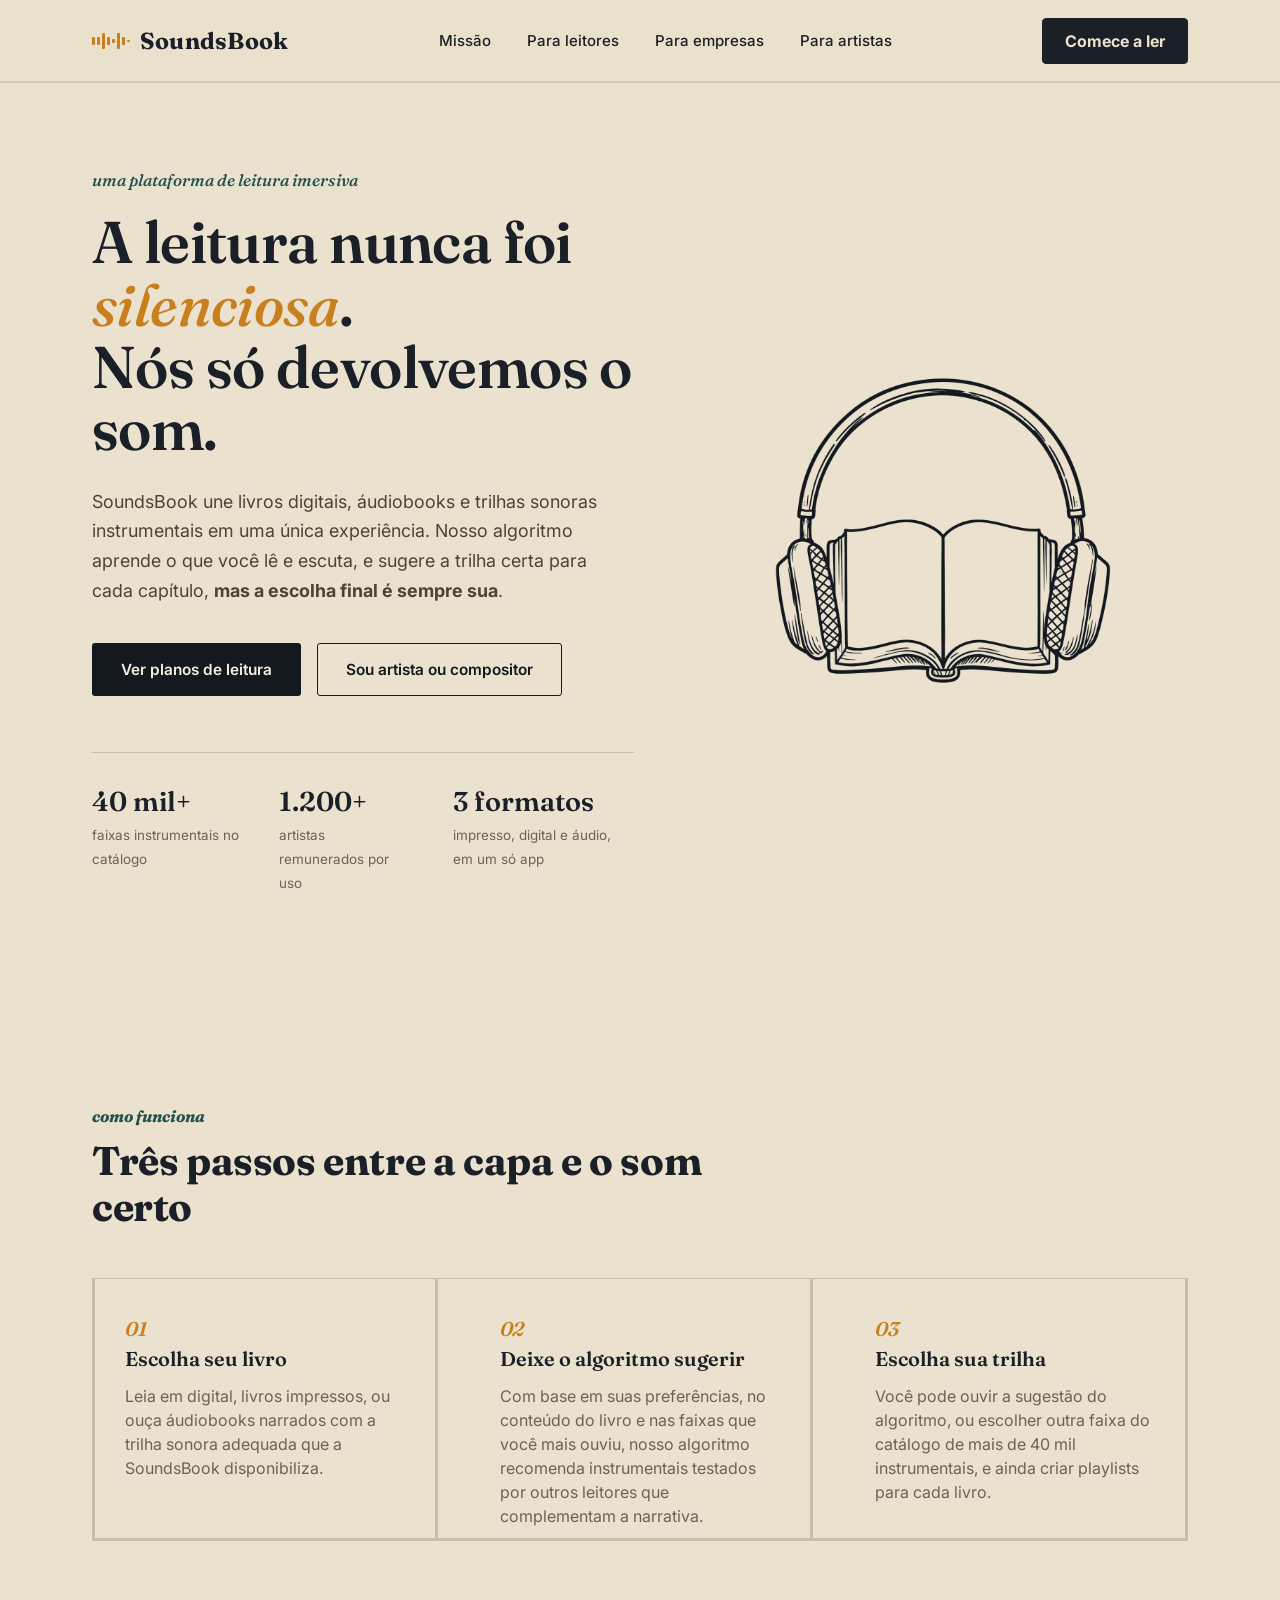
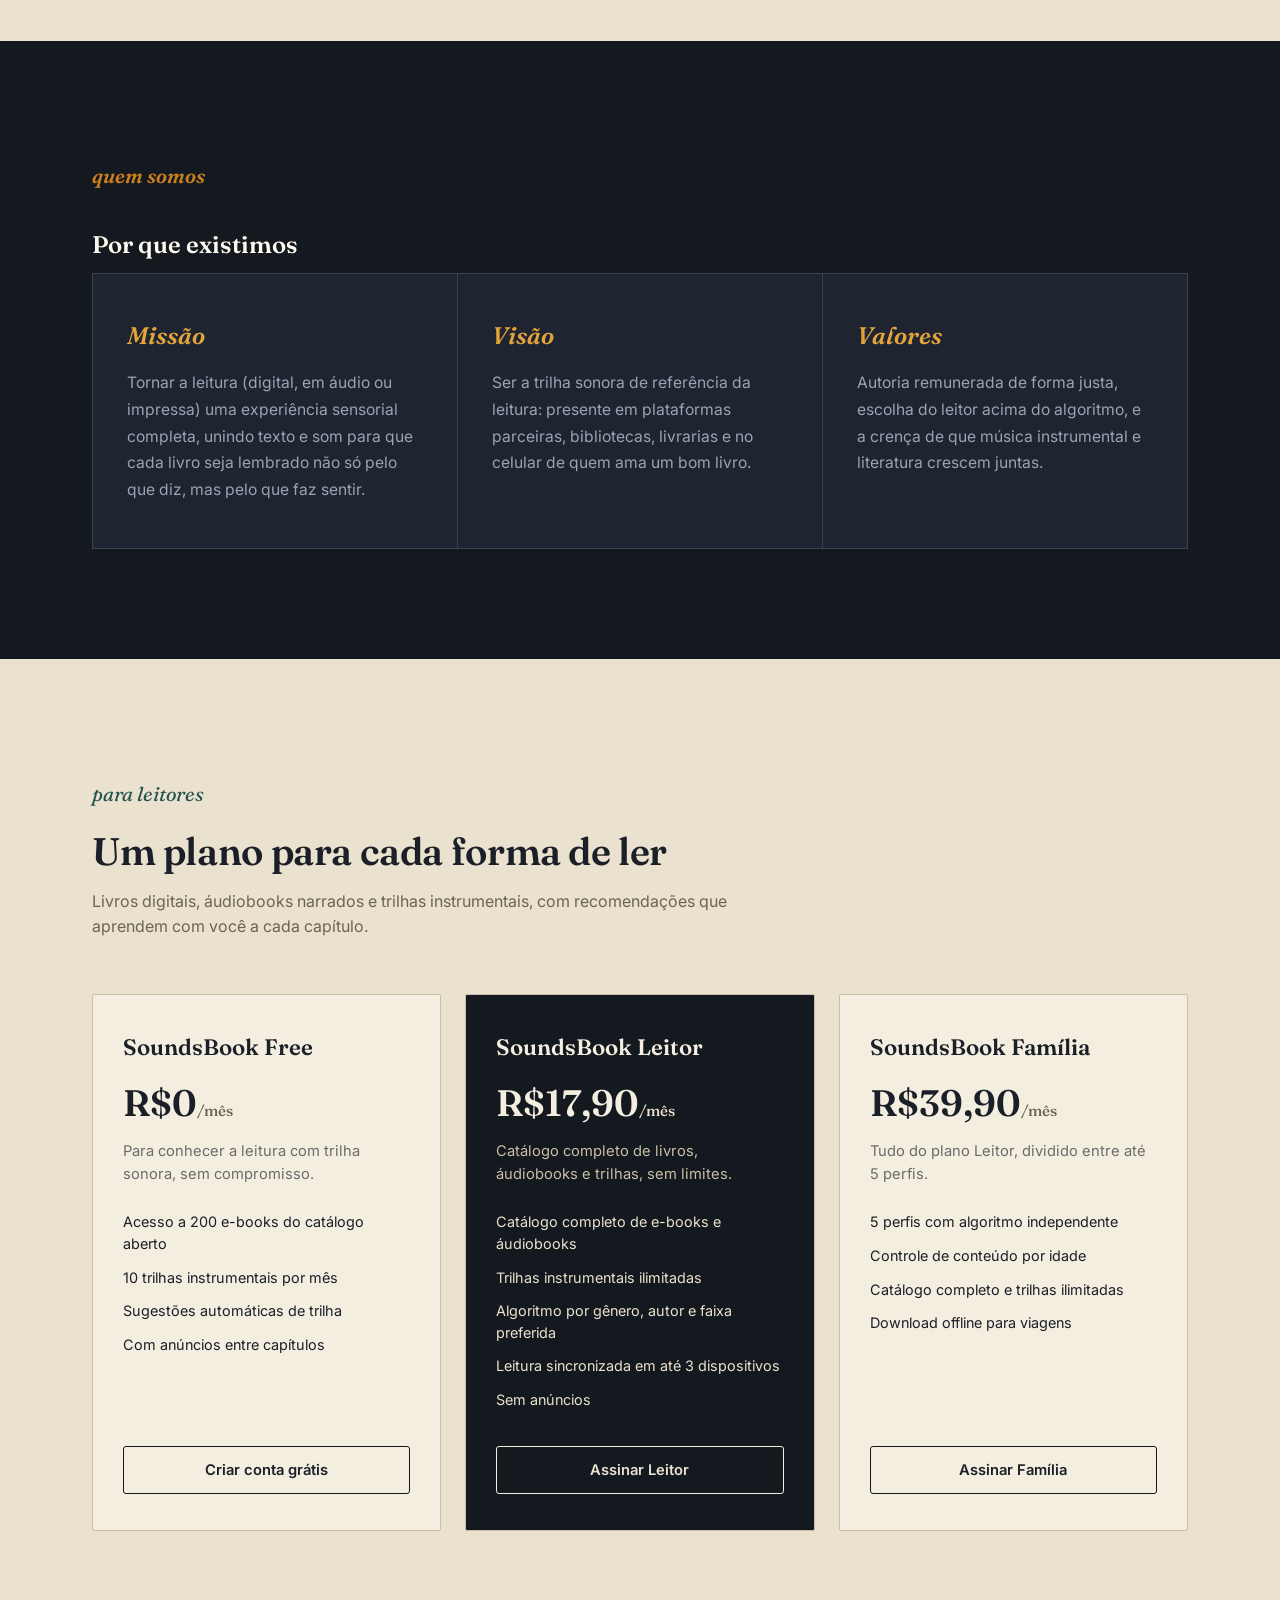
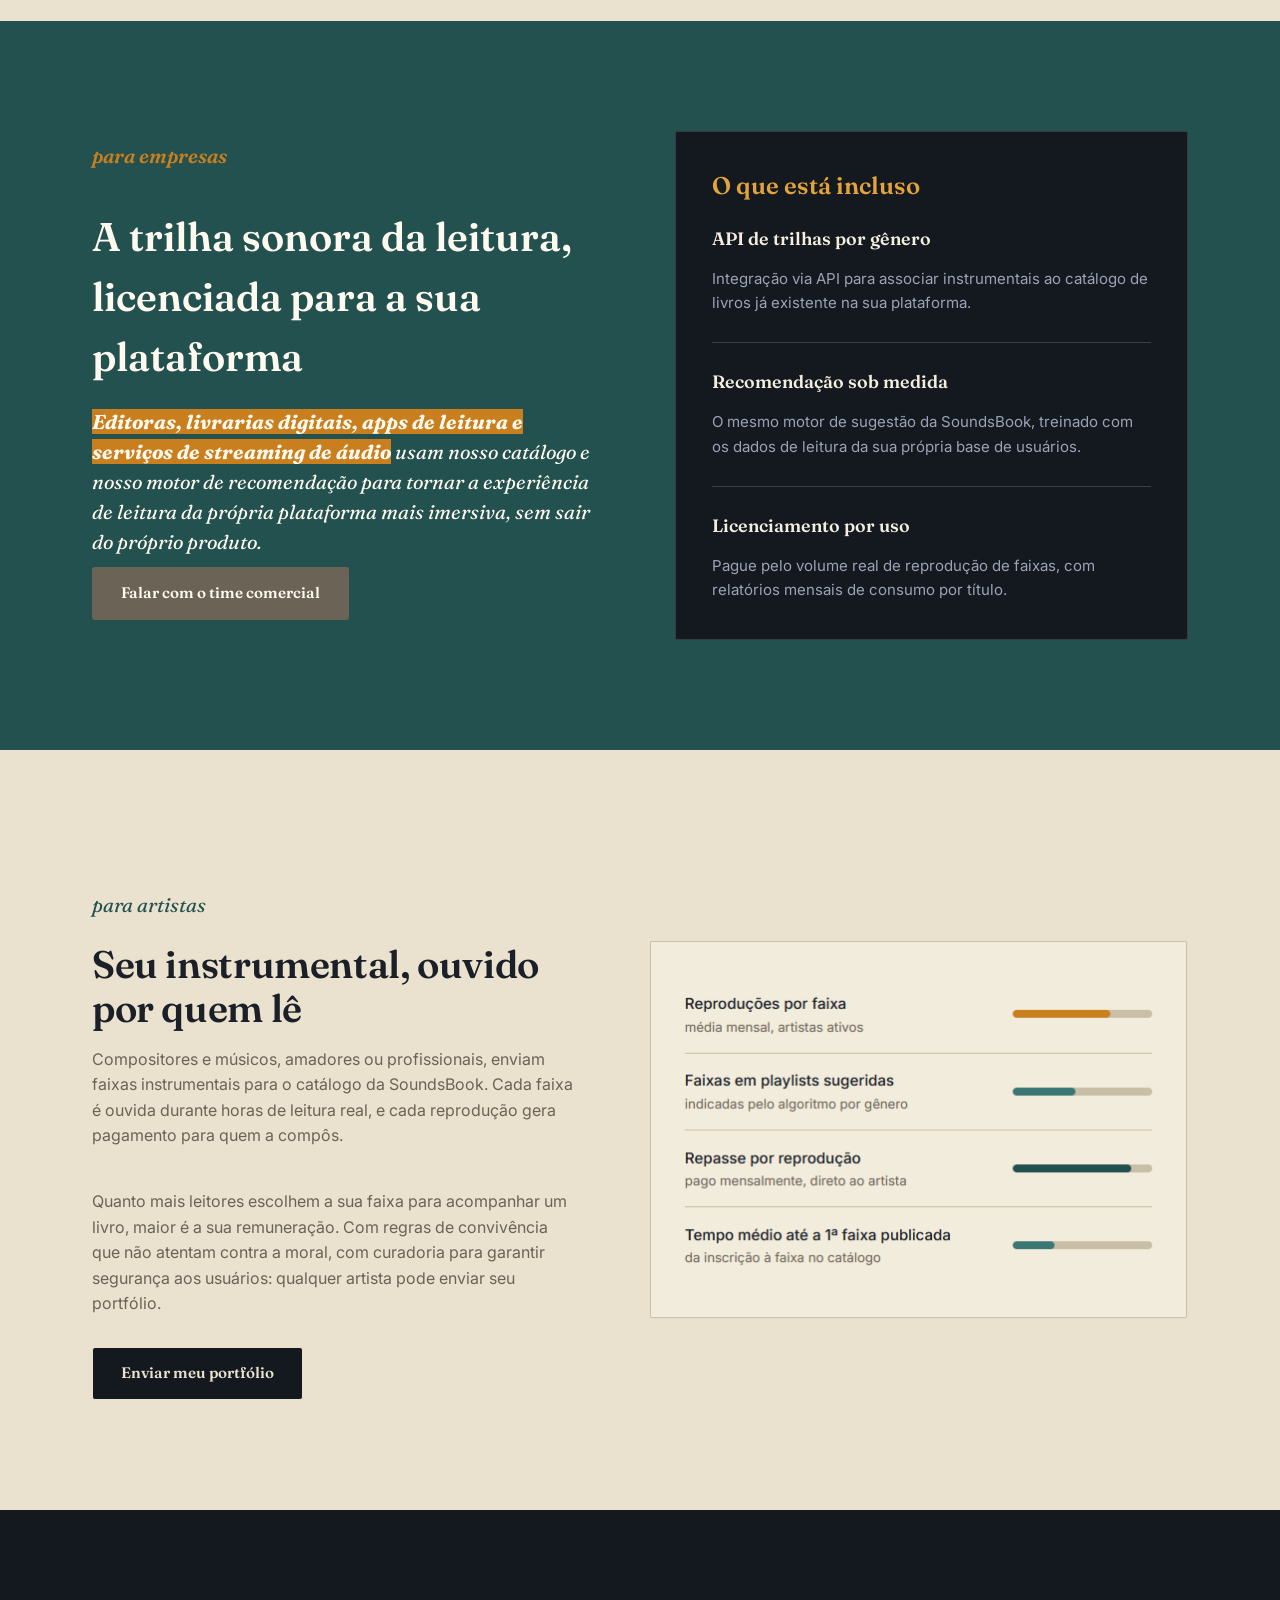
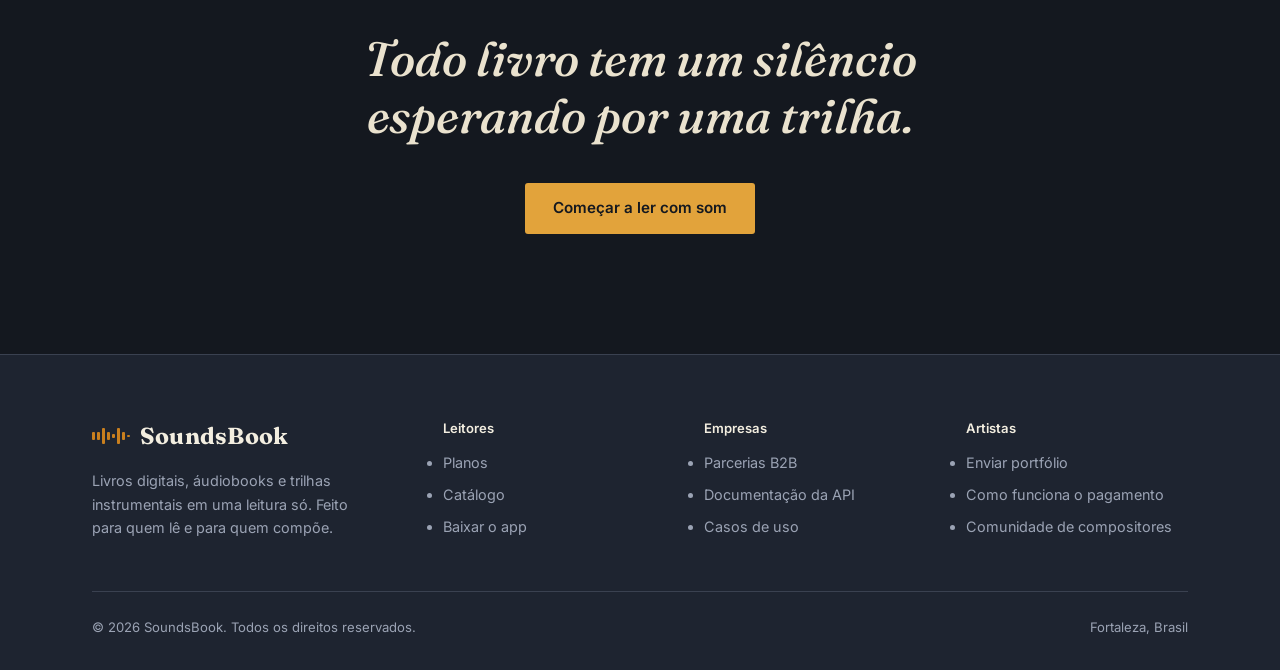
<file: index.html>
<!DOCTYPE html>
<html lang="pt-BR">
<head>
    <meta charset="UTF-8">
    <meta name="viewport" content="width=device-width, initial-scale=1.0">
    <title>SoundsBook - leitura com trilha sonora</title>
    <link rel="stylesheet" href="style.css">
    <link rel="preconnect" href="https://fonts.googleapis.com">
    <link rel="preconnect" href="https://fonts.gstatic.com" crossorigin>
    <link href="https://fonts.googleapis.com/css2?family=Fraunces:ital,opsz,wght@0,9..144,400;0,9..144,600;0,9..144,700;1,9..144,500;1,9..144,600&family=Inter:wght@400;500;600;700&display=swap" rel="stylesheet">
</head>
<body>
    <header>
        <nav>
            <a href="#inicio" class="logo">
                <span aria-hidden="true" class="logo_icone">
                    <span style="height: 8px; color: #E2A33B;"></span><span style="height: 8px; color: #E2A33B;"></span><span style="height: 16px; color: #23514F;"></span><span style="height: 8px; color: #E2A33B;"></span><span style="height: 4px; color: #C97F1E;"></span><span style="height: 16px; color: #E2A33B;"></span><span style="height: 8px; color: #E2A33B;"></span><span style="height: 2px; color: #23514F;"></span>
                </span>
                SoundsBook
            </a>
            <div class="menu">
                <a href="#missao">Missão</a>
                <a href="#planos">Para leitores</a>
                <a href="#empresas">Para empresas</a>
                <a href="#artistas">Para artistas</a>    
            </div>
            <a href="https://ariel1315.github.io/SoundsBook/previa.html" class="ler">Comece a ler</a>
        </nav>
    </header>

    <script async src="https://www.googletagmanager.com/gtm.js?id=GTM-5FBL8KGS"></script>
<script>
  window.dataLayer = window.dataLayer || [];
  function gtag(){dataLayer.push(arguments);}
  gtag('js', new Date());
</script>


    <main id="top">

  <section class="slogan">
    <div class="linha">
      <div>
        <p class="plataforma">uma plataforma de leitura imersiva</p>
        <h1 class="texto1">A leitura nunca foi <em>silenciosa</em>.<br>Nós só devolvemos o som.</h1>
        <p class="desc">SoundsBook une livros digitais, áudiobooks e trilhas sonoras instrumentais em uma única experiência. Nosso algoritmo aprende o que você lê e escuta, e sugere a trilha certa para cada capítulo, <strong>mas a escolha final é sempre sua</strong>.</p>
        <div class="botoes">
          <a href="#planos" class=" btn plano">Ver planos de leitura</a>
          <a href="#artistas" class="btn artista">Sou artista ou compositor</a>
        </div>
        <div class="numeros">
          <div><strong>40 mil+</strong><span>faixas instrumentais no catálogo</span></div>
          <div><strong>1.200+</strong><span>artistas remunerados por uso</span></div>
          <div><strong>3 formatos</strong><span>impresso, digital e áudio, em um só app</span></div>
        </div>
      </div>
      <div class="foto1" aria-hidden="true">
        <img src="foto_front.png" alt="Ilustração de um livro aberto com um fone de ouvido">
      </div>
    </div>
  </section>

  <!-- como funciona -->
  <section class="como">
    <div class="linha">
      <div class="cabecalho">
        <p style="color:#23514F; font-style: italic; font-family: 'Fraunces', serif; font-size: 1.02rem; margin-bottom: 10px; font-weight: bold;">como funciona</p>
        <h2 style="font-family: 'Fraunces', serif; font-size: 2.5rem; letter-spacing: -0.01em; line-height: 1.15;">Três passos entre a capa e o som certo</h2>
      </div>
      <div class="tres">
        <div class="cada_grid">
          <span style="font-family: 'Fraunces', serif; font-size: 1.25rem; font-weight: 600; color: #C97F1E; font-style: italic;">01</span>
          <h3 style="font-family: 'Fraunces', serif; font-size: 1.25rem; font-weight: 600; color: #1B1f27;">Escolha seu livro</h3>
          <p style="color: #6b6355; padding: 10px 0;">Leia em digital, livros impressos, ou ouça áudiobooks narrados com a trilha sonora adequada que a SoundsBook disponibiliza.</p>
        </div>
        <div class="cada_grid">
          <span style="font-family: 'Fraunces', serif; font-size: 1.25rem; font-weight: 600; color: #C97F1E; font-style: italic;">02</span>
          <h3 style="font-family: 'Fraunces', serif; font-size: 1.25rem; font-weight: 600; color: #1B1f27;">Deixe o algoritmo sugerir</h3>
          <p style="color: #6b6355; padding: 10px 0;">Com base em suas preferências, no conteúdo do livro e nas faixas que você mais ouviu, nosso algoritmo recomenda instrumentais testados por outros leitores que complementam a narrativa.</p>
        </div>
        <div class="cada_grid">
          <span style="font-family: 'Fraunces', serif; font-size: 1.25rem; font-weight: 600; color: #C97F1E; font-style: italic;">03</span>
          <h3 style="font-family: 'Fraunces', serif; font-size: 1.25rem; font-weight: 600; color: #1B1f27;">Escolha sua trilha</h3>
          <p style="color: #6b6355; padding: 10px 0;">Você pode ouvir a sugestão do algoritmo, ou escolher outra faixa do catálogo de mais de 40 mil instrumentais, e ainda criar playlists para cada livro.</p>
        </div>
      </div>
    </div>
  </section>

  <!--missão visão valores-->
  <section class="mvv" id="missao">
    <div class="linha">
      <div>
        <p style="font-family: 'Fraunces', serif; font-size: 1.25rem; font-weight: 600; color: #C97F1E; font-style: italic; padding: 10px 0;">quem somos</p>
        <h2 style="font-family: 'Fraunces', serif; font-size: 1.5rem; font-weight: 600; color: #fffaef; margin-top: 16px; padding: 10px 0;">Por que existimos</h2>
      </div>
      <div class="mvv-grid">
        <div class="mvv-card">
          <h3>Missão</h3>
          <p>Tornar a leitura (digital, em áudio ou impressa) uma experiência sensorial completa, unindo texto e som para que cada livro seja lembrado não só pelo que diz, mas pelo que faz sentir.</p>
        </div>
        <div class="mvv-card">
          <h3>Visão</h3>
          <p>Ser a trilha sonora de referência da leitura: presente em plataformas parceiras, bibliotecas, livrarias e no celular de quem ama um bom livro.</p>
        </div>
        <div class="mvv-card">
          <h3>Valores</h3>
          <p>Autoria remunerada de forma justa, escolha do leitor acima do algoritmo, e a crença de que música instrumental e literatura crescem juntas.</p>
        </div>
      </div>
    </div>
  </section>

  <!-- planos -->
  <section class="plans" id="planos">
    
    <div class="linha">
      <div style="max-width: 640px; margin-bottom: 54px;">
        <p style="font-family: 'Fraunces', serif; font-style: italic; color: #23514F; font-size: 1.25rem; padding: 10px 0; margin-bottom: 10px;">para leitores</p>
        <h2 style="font-family: 'Fraunces', serif; font-weight: 600; font-size: clamp(1.9rem, 3vw, 2.6rem); line-height: 1.15; letter-spacing: -0.01em;">Um plano para cada forma de ler</h2>
        <p style="margin-top: 16px; font-size: 1,02rem; line-height: 1.6; color: #6b6355;">Livros digitais, áudiobooks narrados e trilhas instrumentais, com recomendações que aprendem com você a cada capítulo.</p>
      </div>
      
      <div class="plans_grid">
        <div class="plan_card">
          <div class="plan_nome">SoundsBook Free</div>
          <div class="plan_preco">R$0<span>/mês</span></div>
          <p class="plan_descricao">Para conhecer a leitura com trilha sonora, sem compromisso.</p>
          <ul class="plan_lista">
            <li>Acesso a 200 e-books do catálogo aberto</li>
            <li>10 trilhas instrumentais por mês</li>
            <li>Sugestões automáticas de trilha</li>
            <li>Com anúncios entre capítulos</li>
          </ul>
          <a href="https://ariel1315.github.io/SoundsBook/previa.html" class="plan-cta">Criar conta grátis</a>
        </div>
        
        <div class="plan_card_outro">
          <div class="plan_nome">SoundsBook Leitor</div>
          <div class="plan_preco">R$17,90<span>/mês</span></div>
          <p class="plan_descricao">Catálogo completo de livros, áudiobooks e trilhas, sem limites.</p>
          <ul class="plan_lista">
            <li>Catálogo completo de e-books e áudiobooks</li>
            <li>Trilhas instrumentais ilimitadas</li>
            <li>Algoritmo por gênero, autor e faixa preferida</li>
            <li>Leitura sincronizada em até 3 dispositivos</li>
            <li>Sem anúncios</li>
          </ul>
          <a href="https://ariel1315.github.io/SoundsBook/previa.html" class="plan-cta">Assinar Leitor</a>
        </div>

        <div class="plan_card">
          <div class="plan_nome">SoundsBook Família</div>
          <div class="plan_preco">R$39,90<span>/mês</span></div>
          <p class="plan_descricao">Tudo do plano Leitor, dividido entre até 5 perfis.</p>
          <ul class="plan_lista">
            <li>5 perfis com algoritmo independente</li>
            <li>Controle de conteúdo por idade</li>
            <li>Catálogo completo e trilhas ilimitadas</li>
            <li>Download offline para viagens</li>
          </ul>
          <a href="https://ariel1315.github.io/SoundsBook/previa.html" class="plan-cta">Assinar Família</a>
        </div>
      </div>
    </div>
  </section>
  
  <!-- b2b -->
  <section class="b2b" id="empresas">
    <div class="linha">
      <div class="b2b_grid">
        <div>
          <div>
            <p style="font-family: 'Fraunces', serif; font-size: 1.25rem; font-weight: 600; color: #C97F1E; font-style: italic; padding: 10px 0;">para empresas</p>
            <h2 style="font-family: 'Fraunces', serif; font-size: 2.5rem; font-weight: 600; color: #fffaef; margin-top: 16px; padding: 10px 0;">A trilha sonora da leitura, licenciada para a sua plataforma</h2>
            <p style="font-family: 'Fraunces', serif; font-size: 1.25rem; font-weight: normal; color: #fffaef; font-style: italic; padding: 10px 0;"><strong style="background-color: #C97F1E;">Editoras, livrarias digitais, apps de leitura e serviços de streaming de áudio</strong> usam nosso catálogo e nosso motor de recomendação para tornar a experiência de leitura da própria plataforma mais imersiva, sem sair do próprio produto.</p>
          </div>
          <a href="#" class="fala_comigo_bb">Falar com o time comercial</a>
        </div>
        <div class="b2b_painel">
          <h3>O que está incluso</h3>
          <div class="b2b_topicos" style="margin-top:22px;">
            <div class="b2b_topico">
              <div><h4>API de trilhas por gênero</h4><p>Integração via API para associar instrumentais ao catálogo de livros já existente na sua plataforma.</p></div>
            </div>
            <div class="b2b_topico">
              <div><h4>Recomendação sob medida</h4><p>O mesmo motor de sugestão da SoundsBook, treinado com os dados de leitura da sua própria base de usuários.</p></div>
            </div>
            <div class="b2b_topico">
              <div><h4>Licenciamento por uso</h4><p>Pague pelo volume real de reprodução de faixas, com relatórios mensais de consumo por título.</p></div>
            </div>
          </div>
        </div>
      </div>
    </div>
  </section>

  <!-- artistas -->
  <section class="artists" id="artistas">
    <div class="linha">
      <div class="art_grid">
        <div class="art_copia">
          <div class="section-head" style="margin-bottom:0;">
            <p style="font-family: 'Fraunces', serif; font-style: italic; color: #23514F; font-size: 1.25rem; padding: 10px 0; margin-bottom: 10px;">para artistas</p>
            <h2 style="font-family: 'Fraunces', serif; font-weight: 600; font-size: clamp(1.9rem, 3vw, 2.6rem); line-height: 1.15; letter-spacing: -0.01em;">Seu instrumental, ouvido por quem lê</h2>
            <p style="margin-top: 16px; font-size: 1,02rem; line-height: 1.6; color: #6b6355;">Compositores e músicos, amadores ou profissionais, enviam faixas instrumentais para o catálogo da SoundsBook. Cada faixa é ouvida durante horas de leitura real, e cada reprodução gera pagamento para quem a compôs.</p>
            <br><p style="margin-top: 16px; font-size: 1,02rem; line-height: 1.6; color: #6b6355;">Quanto mais leitores escolhem a sua faixa para acompanhar um livro, maior é a sua remuneração. Com regras de convivência que não atentam contra a moral, com curadoria para garantir segurança aos usuários: qualquer artista pode enviar seu portfólio.</p>
          </div>
          <a href="sunds.book1@gmail.com" class="portfolio">Enviar meu portfólio</a>
        </div>
    <picture class="foto2">
      <source media="(max-width: 520px)" srcset="grafico_ampliado.png" type="image/png">
      <img src="grafico.png" alt="gráfico com status fictícios">
    </picture>
  </section>

  <!-- redirecionamento -->
  <section class="final_cta">
    <div class="linha">
      <h2>Todo livro tem um silêncio esperando por uma trilha.</h2>
      <a href="https://ariel1315.github.io/SoundsBook/previa.html" class="ultimo_botao">Começar a ler com som</a>
    </div>
  </section>

</section>
    </main>

    <footer>
  <div class="linha">
    <div class="foot-grid">
      <div class="foot-brand">
        <a href="#top" class="logo">
          <span aria-hidden="true" class="logo_icone">
                    <span style="height: 8px; color: #E2A33B;"></span><span style="height: 8px; color: #E2A33B;"></span><span style="height: 16px; color: #23514F;"></span><span style="height: 8px; color: #E2A33B;"></span><span style="height: 4px; color: #C97F1E;"></span><span style="height: 16px; color: #E2A33B;"></span><span style="height: 8px; color: #E2A33B;"></span><span style="height: 2px; color: #23514F;"></span>
                </span>
          SoundsBook
        </a>
        <p>Livros digitais, áudiobooks e trilhas instrumentais em uma leitura só. Feito para quem lê e para quem compõe.</p>
      </div>
      <div class="foot-col">
        <h5>Leitores</h5>
        <ul>
          <li><a href="#planos">Planos</a></li>
          <li><a href="#">Catálogo</a></li>
          <li><a href="#">Baixar o app</a></li>
        </ul>
      </div>
      <div class="foot-col">
        <h5>Empresas</h5>
        <ul>
          <li><a href="#empresas">Parcerias B2B</a></li>
          <li><a href="#">Documentação da API</a></li>
          <li><a href="#">Casos de uso</a></li>
        </ul>
      </div>
      <div class="foot-col">
        <h5>Artistas</h5>
        <ul>
          <li><a href="sunds.book1@gmail.com">Enviar portfólio</a></li>
          <li><a href="#">Como funciona o pagamento</a></li>
          <li><a href="#">Comunidade de compositores</a></li>
        </ul>
      </div>
    </div>
    <div class="foot-bottom">
      <span>© 2026 SoundsBook. Todos os direitos reservados.</span>
      <span>Fortaleza, Brasil</span>
    </div>
  </div>
</footer>

</body>
</html>
</file>
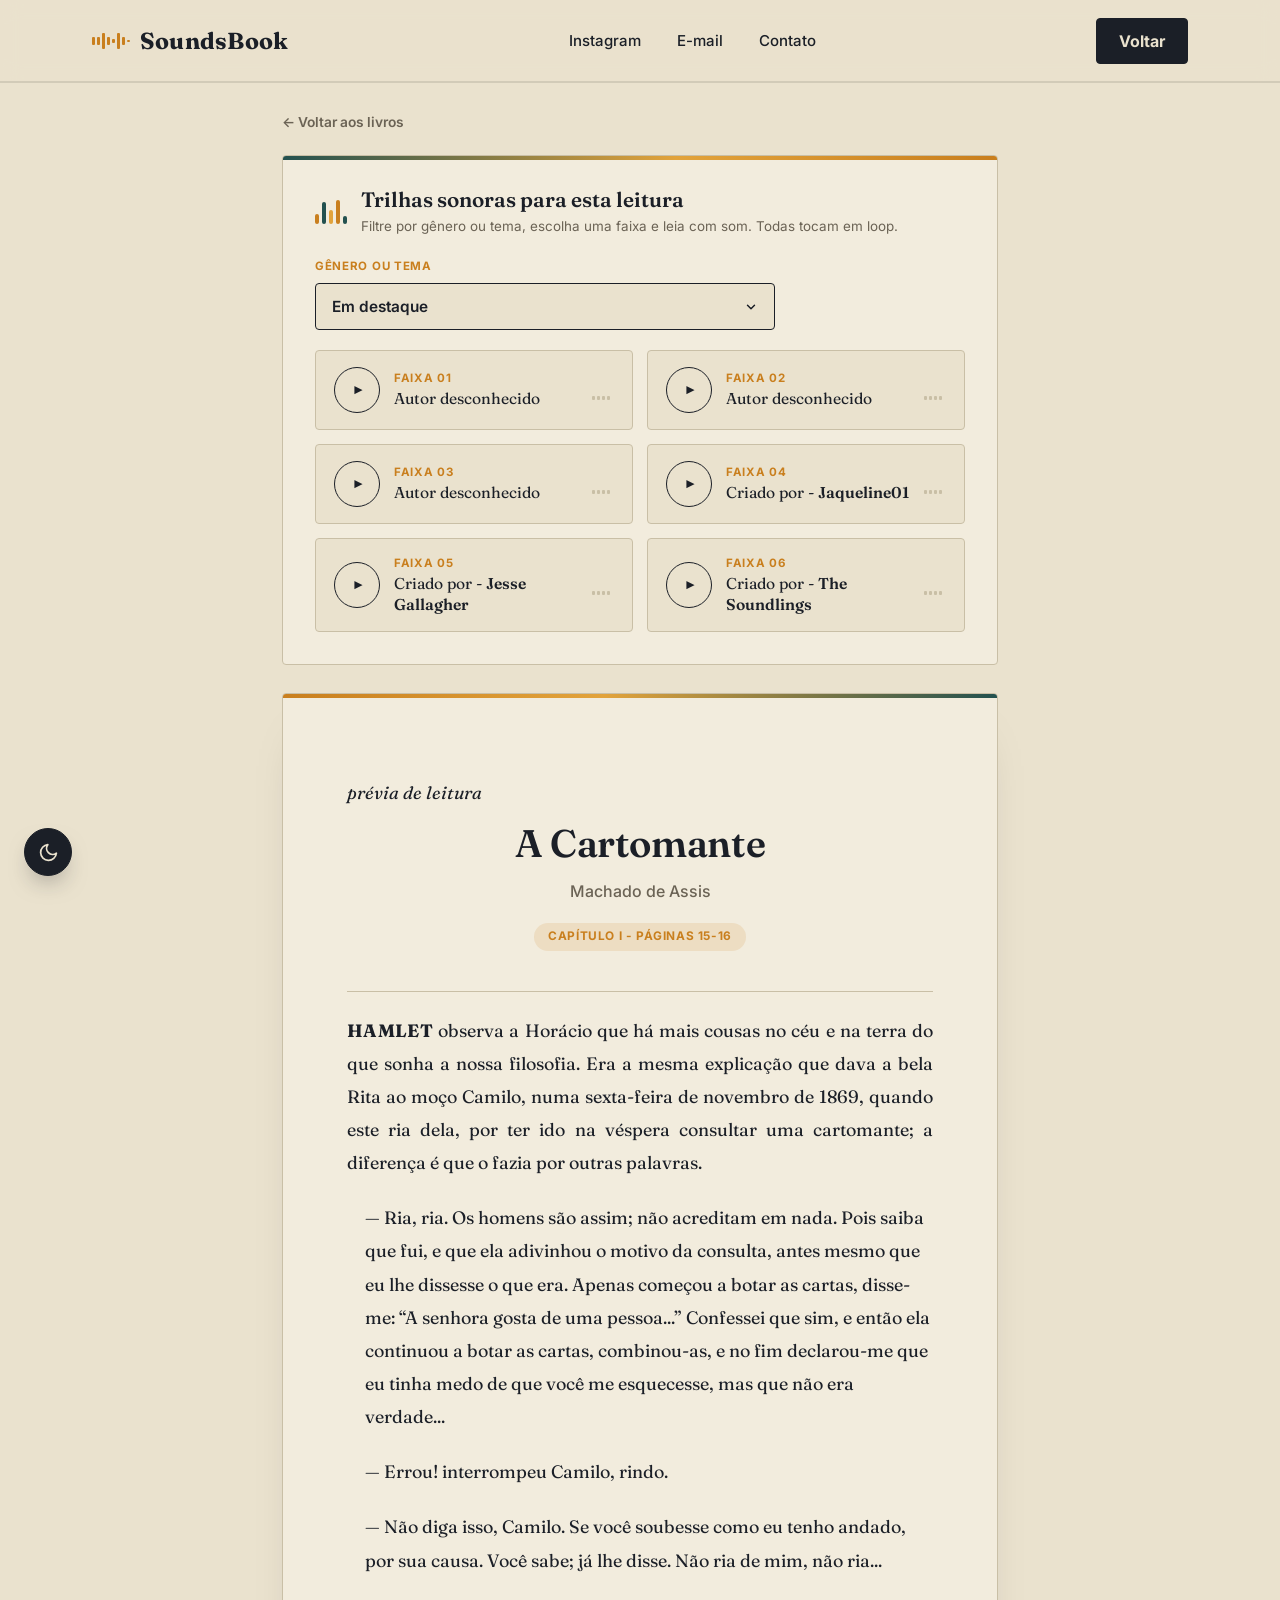
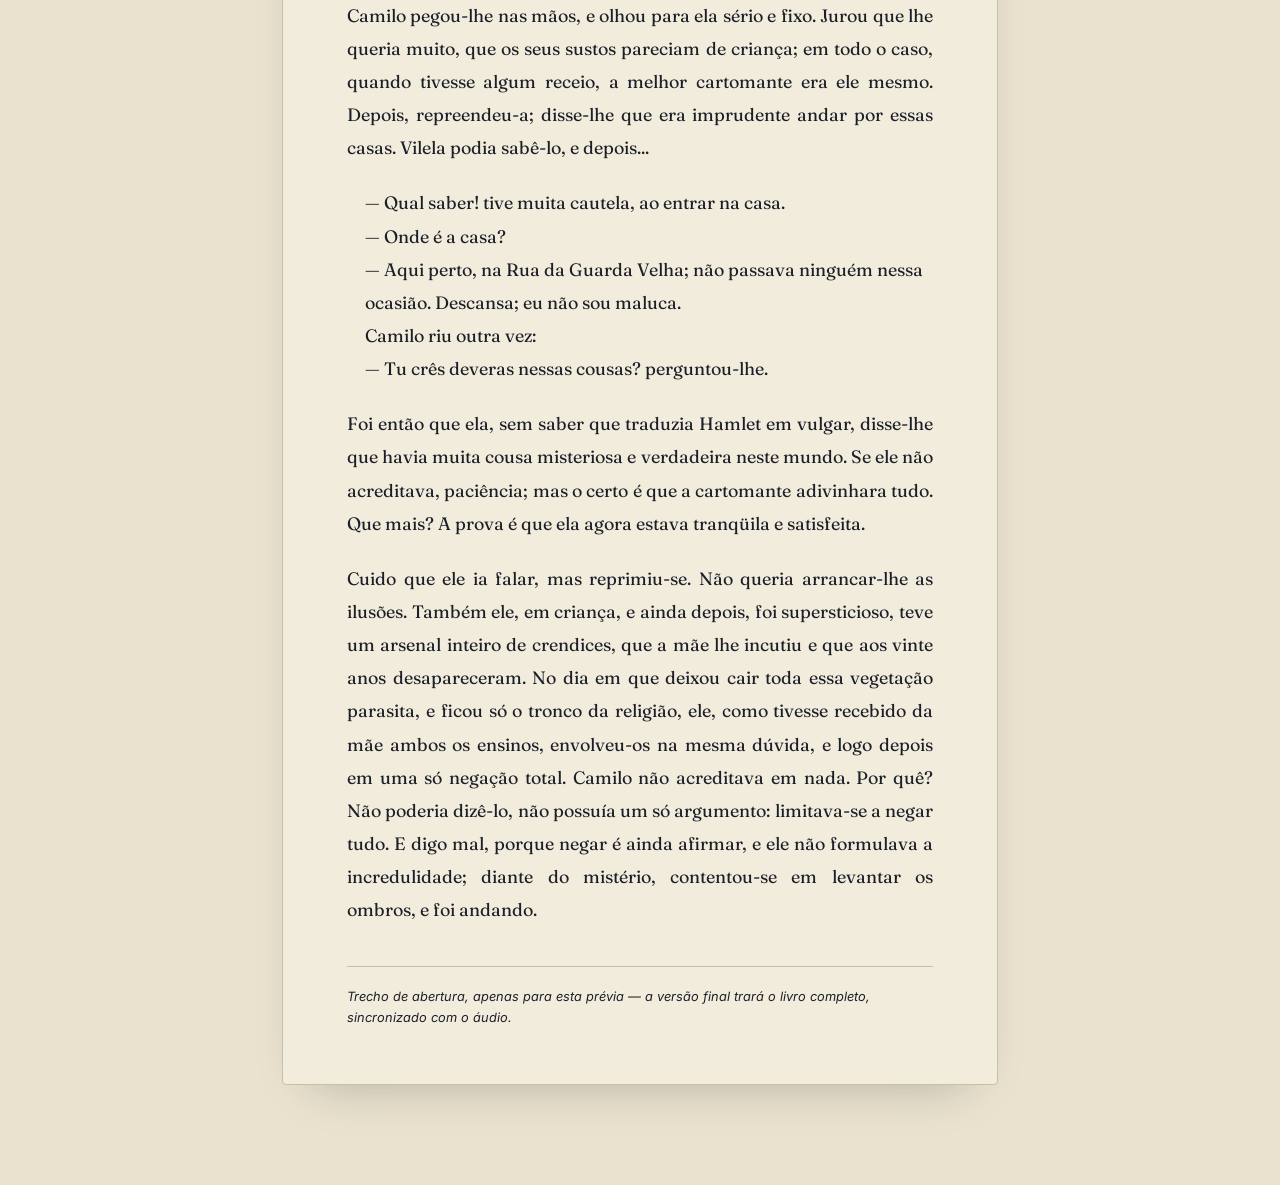
<file: cartomante.html>
<!DOCTYPE html>
<html lang="pt-BR">
<head>
    <meta charset="UTF-8">
    <meta name="viewport" content="width=device-width, initial-scale=1.0">
    <title>SoundsBook - A Cartomante - Prévia de Leitura</title>
    <link rel="stylesheet" href="leitura.css">
    <script src="modo_escuro.js"></script>
    <link rel="preconnect" href="https://fonts.googleapis.com">
    <link rel="preconnect" href="https://fonts.gstatic.com" crossorigin>
    <link href="https://fonts.googleapis.com/css2?family=Fraunces:ital,opsz,wght@0,9..144,400;0,9..144,600;0,9..144,700;1,9..144,500;1,9..144,600&family=Inter:wght@400;500;600;700&display=swap" rel="stylesheet">
</head>
<body>
    <header>
        <nav>
            <a href="https://ariel1315.github.io/SoundsBook/index.html" class="logo">
                <span aria-hidden="true" class="logo_icone">
                    <span style="height: 8px; color: #E2A33B;"></span><span style="height: 8px; color: #E2A33B;"></span><span style="height: 16px; color: #23514F;"></span><span style="height: 8px; color: #E2A33B;"></span><span style="height: 4px; color: #C97F1E;"></span><span style="height: 16px; color: #E2A33B;"></span><span style="height: 8px; color: #E2A33B;"></span><span style="height: 2px; color: #23514F;"></span>
                </span>
                SoundsBook
            </a>
            <div class="menu">
                <a href="https://www.instagram.com/sounds.book/" target="_blank" rel="noopener">Instagram</a>
                <a href="mailto:sunds.book1@gmail.com">E-mail</a>
                <a href="#artistas">Contato</a>
            </div>
            <a href="https://ariel1315.github.io/SoundsBook/index.html" class="ler">Voltar</a>
        </nav>
    </header>

    <script async src="https://www.googletagmanager.com/gtm.js?id=GTM-5FBL8KGS"></script>
    <script>
      window.dataLayer = window.dataLayer || [];
      function gtag(){dataLayer.push(arguments);}
      gtag('js', new Date());
    </script>


    <main>
        <div class="pagina_leitura">
            <a href="previa.html" class="trecho_voltar">&larr; Voltar aos livros</a>

            <section class="audios" aria-labelledby="audiosTitulo" data-sugerido="suspense">
                <div class="audios_cabecalho">
                    <span class="audios_icone" aria-hidden="true"><span></span><span></span><span></span><span></span><span></span></span>
                    <div>
                        <h2 class="audios_titulo" id="audiosTitulo">Trilhas sonoras para esta leitura</h2>
                        <p class="audios_sub">Filtre por gênero ou tema, escolha uma faixa e leia com som. Todas tocam em loop.</p>
                    </div>
                </div>

                <div class="audios_filtro">
                    <label class="audios_filtro_rotulo" for="seletorGenero">Gênero ou tema</label>
                    <select class="audios_select" id="seletorGenero"></select>
                </div>

                <div class="audios_grade" id="audiosGrade" aria-live="polite"></div>
            </section>

            <article class="trecho">
                <p class="trecho_leitura">prévia de leitura</p>
                <h1>A Cartomante</h1>
                <h3>Machado de Assis</h3>
                <span class="trecho_info">Capítulo I - páginas 15-16</span>

                <hr class="trecho_divisor">

                <p><strong>HAMLET</strong> observa a Horácio que há mais cousas no céu e na terra do que sonha a nossa filosofia. Era a mesma explicação que dava a bela Rita ao moço Camilo, numa sexta-feira de novembro de 1869, quando este ria dela, por ter ido na véspera consultar uma cartomante; a diferença é que o fazia por outras palavras.</p>

                <p class="trecho_dialogo">— Ria, ria. Os homens são assim; não acreditam em nada. Pois saiba que fui, e que ela adivinhou o motivo da consulta, antes mesmo que eu lhe dissesse o que era. Apenas começou a botar as cartas, disse-me: &ldquo;A senhora gosta de uma pessoa...&rdquo; Confessei que sim, e então ela continuou a botar as cartas, combinou-as, e no fim declarou-me que eu tinha medo de que você me esquecesse, mas que não era verdade...</p>

                <p class="trecho_dialogo">— Errou! interrompeu Camilo, rindo.</p>

                <p class="trecho_dialogo">— Não diga isso, Camilo. Se você soubesse como eu tenho andado, por sua causa. Você sabe; já lhe disse. Não ria de mim, não ria...</p>

                <p>Camilo pegou-lhe nas mãos, e olhou para ela sério e fixo. Jurou que lhe queria muito, que os seus sustos pareciam de criança; em todo o caso, quando tivesse algum receio, a melhor cartomante era ele mesmo. Depois, repreendeu-a; disse-lhe que era imprudente andar por essas casas. Vilela podia sabê-lo, e depois...</p>

                <p class="trecho_dialogo">— Qual saber! tive muita cautela, ao entrar na casa.<br>
                — Onde é a casa?<br>
                — Aqui perto, na Rua da Guarda Velha; não passava ninguém nessa ocasião. Descansa; eu não sou maluca.<br>
                Camilo riu outra vez:<br>
                — Tu crês deveras nessas cousas? perguntou-lhe.</p>

                <p>Foi então que ela, sem saber que traduzia Hamlet em vulgar, disse-lhe que havia muita cousa misteriosa e verdadeira neste mundo. Se ele não acreditava, paciência; mas o certo é que a cartomante adivinhara tudo. Que mais? A prova é que ela agora estava tranqüila e satisfeita.</p>

                <p>Cuido que ele ia falar, mas reprimiu-se. Não queria arrancar-lhe as ilusões. Também ele, em criança, e ainda depois, foi supersticioso, teve um arsenal inteiro de crendices, que a mãe lhe incutiu e que aos vinte anos desapareceram. No dia em que deixou cair toda essa vegetação parasita, e ficou só o tronco da religião, ele, como tivesse recebido da mãe ambos os ensinos, envolveu-os na mesma dúvida, e logo depois em uma só negação total. Camilo não acreditava em nada. Por quê? Não poderia dizê-lo, não possuía um só argumento: limitava-se a negar tudo. E digo mal, porque negar é ainda afirmar, e ele não formulava a incredulidade; diante do mistério, contentou-se em levantar os ombros, e foi andando.</p>

                <p class="trecho_fonte">Trecho de abertura, apenas para esta prévia — a versão final trará o livro completo, sincronizado com o áudio.</p>
            </article>
        </div>
    </main>

    <script src="faixas_dados.js" defer></script>
    <script src="leitura.js" defer></script>
    <script src="topo.js" defer></script>
</body>
</html>
</file>
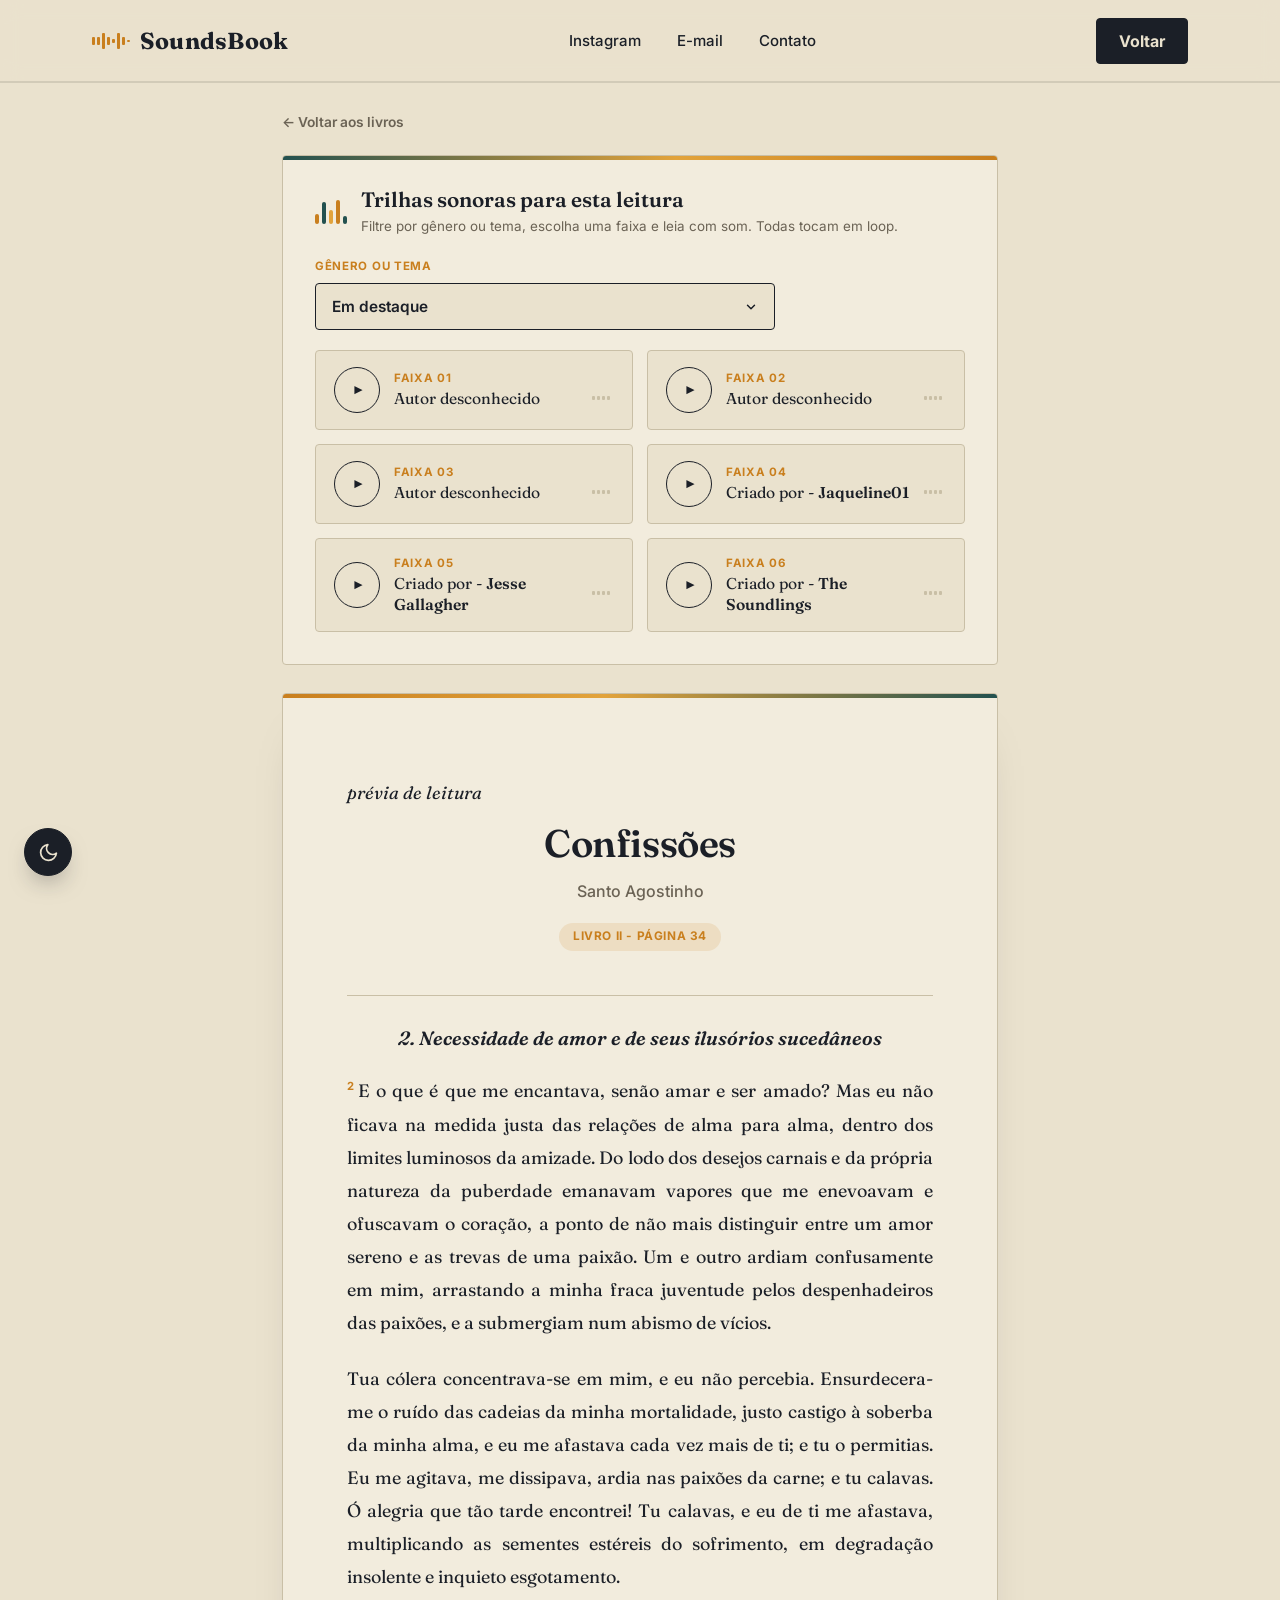
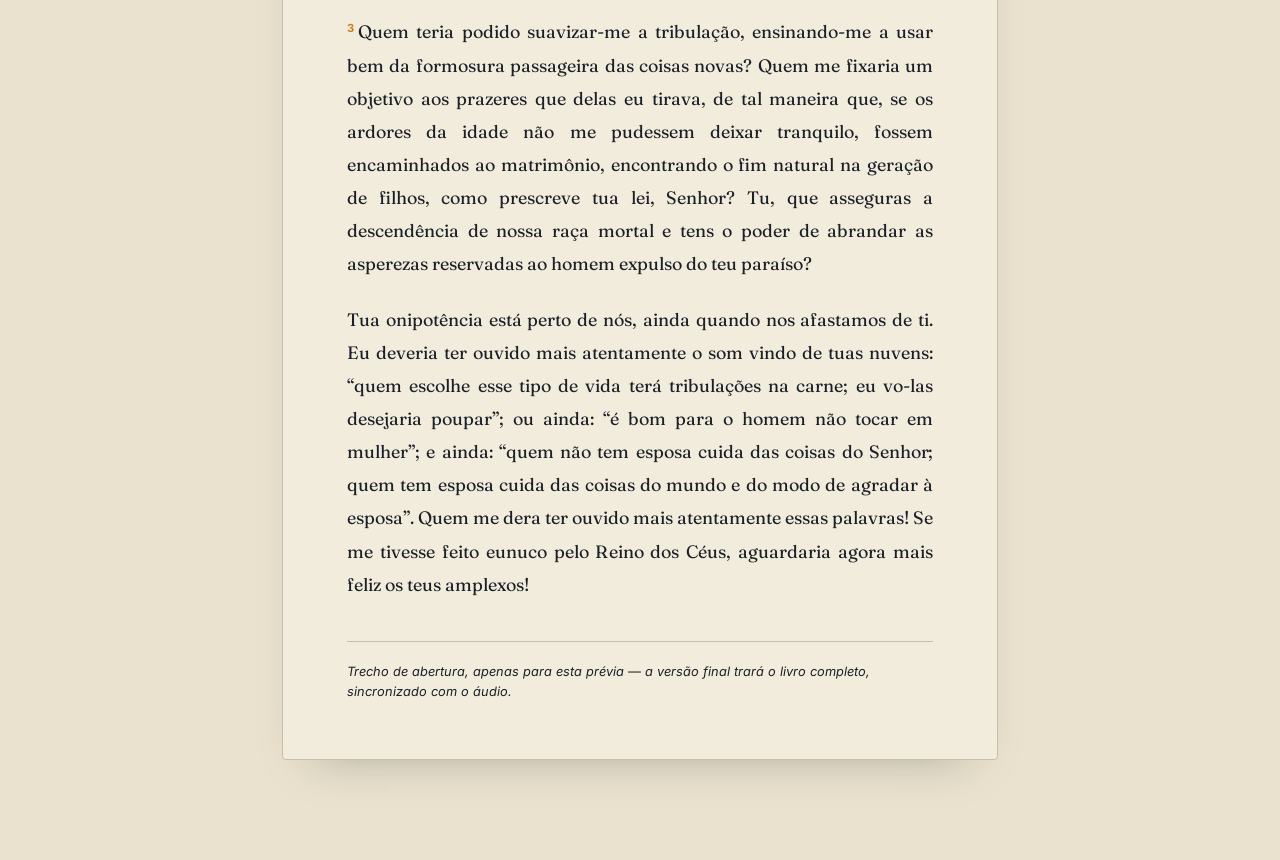
<file: confissoes.html>
<!DOCTYPE html>
<html lang="pt-BR">
<head>
    <meta charset="UTF-8">
    <meta name="viewport" content="width=device-width, initial-scale=1.0">
    <title>SoundsBook - Confissões - Prévia de Leitura</title>
    <link rel="stylesheet" href="leitura.css">
    <script src="modo_escuro.js"></script>
    <link rel="preconnect" href="https://fonts.googleapis.com">
    <link rel="preconnect" href="https://fonts.gstatic.com" crossorigin>
    <link href="https://fonts.googleapis.com/css2?family=Fraunces:ital,opsz,wght@0,9..144,400;0,9..144,600;0,9..144,700;1,9..144,500;1,9..144,600&family=Inter:wght@400;500;600;700&display=swap" rel="stylesheet">
</head>
<body>
    <header>
        <nav>
            <a href="https://ariel1315.github.io/SoundsBook/index.html" class="logo">
                <span aria-hidden="true" class="logo_icone">
                    <span style="height: 8px; color: #E2A33B;"></span><span style="height: 8px; color: #E2A33B;"></span><span style="height: 16px; color: #23514F;"></span><span style="height: 8px; color: #E2A33B;"></span><span style="height: 4px; color: #C97F1E;"></span><span style="height: 16px; color: #E2A33B;"></span><span style="height: 8px; color: #E2A33B;"></span><span style="height: 2px; color: #23514F;"></span>
                </span>
                SoundsBook
            </a>
            <div class="menu">
                <a href="https://www.instagram.com/sounds.book/" target="_blank" rel="noopener">Instagram</a>
                <a href="mailto:sunds.book1@gmail.com">E-mail</a>
                <a href="#artistas">Contato</a>
            </div>
            <a href="https://ariel1315.github.io/SoundsBook/index.html" class="ler">Voltar</a>
        </nav>
    </header>

    <script async src="https://www.googletagmanager.com/gtm.js?id=GTM-5FBL8KGS"></script>
<script>
  window.dataLayer = window.dataLayer || [];
  function gtag(){dataLayer.push(arguments);}
  gtag('js', new Date());
</script>


    <main>
        <div class="pagina_leitura">
            <a href="previa.html" class="trecho_voltar">&larr; Voltar aos livros</a>

            <section class="audios" aria-labelledby="audiosTitulo" data-sugerido="espiritualidade">
                <div class="audios_cabecalho">
                    <span class="audios_icone" aria-hidden="true"><span></span><span></span><span></span><span></span><span></span></span>
                    <div>
                        <h2 class="audios_titulo" id="audiosTitulo">Trilhas sonoras para esta leitura</h2>
                        <p class="audios_sub">Filtre por gênero ou tema, escolha uma faixa e leia com som. Todas tocam em loop.</p>
                    </div>
                </div>

                <div class="audios_filtro">
                    <label class="audios_filtro_rotulo" for="seletorGenero">Gênero ou tema</label>
                    <select class="audios_select" id="seletorGenero"></select>
                </div>

                <div class="audios_grade" id="audiosGrade" aria-live="polite"></div>
            </section>

            <article class="trecho">
                <p class="trecho_leitura">prévia de leitura</p>
                <h1>Confissões</h1>
                <h3>Santo Agostinho</h3>
                <span class="trecho_info">Livro II - página 34</span>

                <h4>2. Necessidade de amor e de seus ilusórios sucedâneos</h4>

                <p><sup class="versiculo">2</sup>E o que é que me encantava, senão amar e ser amado? Mas eu não ficava na medida justa das relações de alma para alma, dentro dos limites luminosos da amizade. Do lodo dos desejos carnais e da própria natureza da puberdade emanavam vapores que me enevoavam e ofuscavam o coração, a ponto de não mais distinguir entre um amor sereno e as trevas de uma paixão. Um e outro ardiam confusamente em mim, arrastando a minha fraca juventude pelos despenhadeiros das paixões, e a submergiam num abismo de vícios.</p>

                <p>Tua cólera concentrava-se em mim, e eu não percebia. Ensurdecera-me o ruído das cadeias da minha mortalidade, justo castigo à soberba da minha alma, e eu me afastava cada vez mais de ti; e tu o permitias. Eu me agitava, me dissipava, ardia nas paixões da carne; e tu calavas. Ó alegria que tão tarde encontrei! Tu calavas, e eu de ti me afastava, multiplicando as sementes estéreis do sofrimento, em degradação insolente e inquieto esgotamento.</p>

                <p><sup class="versiculo">3</sup>Quem teria podido suavizar-me a tribulação, ensinando-me a usar bem da formosura passageira das coisas novas? Quem me fixaria um objetivo aos prazeres que delas eu tirava, de tal maneira que, se os ardores da idade não me pudessem deixar tranquilo, fossem encaminhados ao matrimônio, encontrando o fim natural na geração de filhos, como prescreve tua lei, Senhor? Tu, que asseguras a descendência de nossa raça mortal e tens o poder de abrandar as asperezas reservadas ao homem expulso do teu paraíso?</p>

                <p>Tua onipotência está perto de nós, ainda quando nos afastamos de ti. Eu deveria ter ouvido mais atentamente o som vindo de tuas nuvens: &ldquo;quem escolhe esse tipo de vida terá tribulações na carne; eu vo-las desejaria poupar&rdquo;; ou ainda: &ldquo;é bom para o homem não tocar em mulher&rdquo;; e ainda: &ldquo;quem não tem esposa cuida das coisas do Senhor; quem tem esposa cuida das coisas do mundo e do modo de agradar à esposa&rdquo;. Quem me dera ter ouvido mais atentamente essas palavras! Se me tivesse feito eunuco pelo Reino dos Céus, aguardaria agora mais feliz os teus amplexos!</p>

                <p class="trecho_fonte">Trecho de abertura, apenas para esta prévia — a versão final trará o livro completo, sincronizado com o áudio.</p>
            </article>
        </div>
    </main>

    <script src="faixas_dados.js" defer></script>
    <script src="leitura.js" defer></script>
    <script src="topo.js" defer></script>
</body>
</html>
</file>
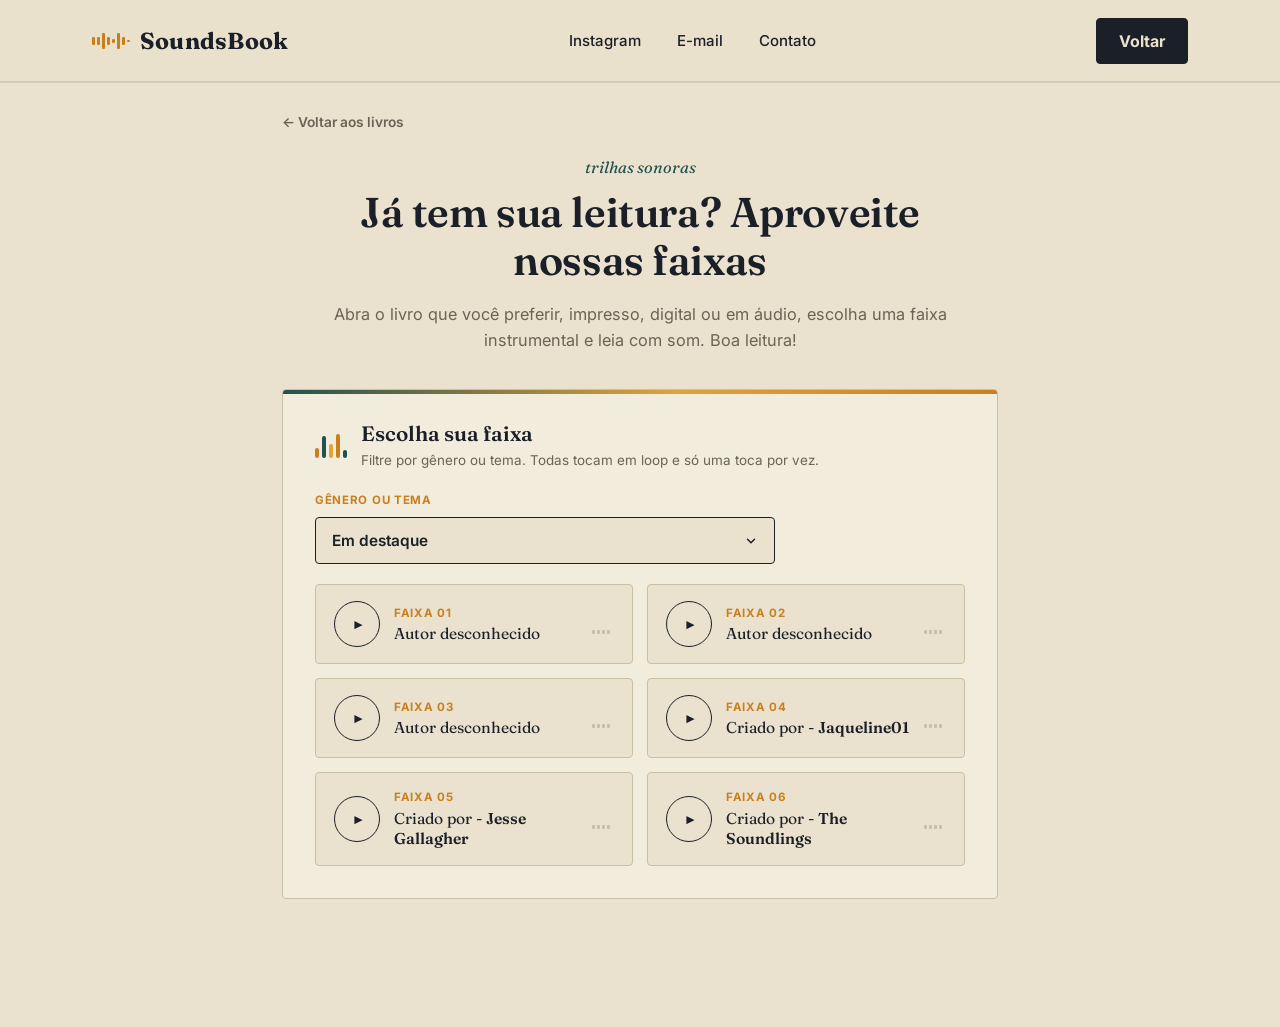
<file: faixas.html>
<!DOCTYPE html>
<html lang="pt-BR">
<head>
    <meta charset="UTF-8">
    <meta name="viewport" content="width=device-width, initial-scale=1.0">
    <title>SoundsBook - Faixas Sonoras</title>
    <link rel="stylesheet" href="leitura.css">
    <link rel="preconnect" href="https://fonts.googleapis.com">
    <link rel="preconnect" href="https://fonts.gstatic.com" crossorigin>
    <link href="https://fonts.googleapis.com/css2?family=Fraunces:ital,opsz,wght@0,9..144,400;0,9..144,600;0,9..144,700;1,9..144,500;1,9..144,600&family=Inter:wght@400;500;600;700&display=swap" rel="stylesheet">
</head>
<body>
    <header>
        <nav>
            <a href="https://ariel1315.github.io/SoundsBook/index.html" class="logo">
                <span aria-hidden="true" class="logo_icone">
                    <span style="height: 8px; color: #E2A33B;"></span><span style="height: 8px; color: #E2A33B;"></span><span style="height: 16px; color: #23514F;"></span><span style="height: 8px; color: #E2A33B;"></span><span style="height: 4px; color: #C97F1E;"></span><span style="height: 16px; color: #E2A33B;"></span><span style="height: 8px; color: #E2A33B;"></span><span style="height: 2px; color: #23514F;"></span>
                </span>
                SoundsBook
            </a>
            <div class="menu">
                <a href="https://www.instagram.com/sounds.book/" target="_blank" rel="noopener">Instagram</a>
                <a href="mailto:sunds.book1@gmail.com">E-mail</a>
                <a href="#artistas">Contato</a>
            </div>
            <a href="https://ariel1315.github.io/SoundsBook/index.html" class="ler">Voltar</a>
        </nav>
    </header>

    <script async src="https://www.googletagmanager.com/gtm.js?id=GTM-5FBL8KGS"></script>
<script>
  window.dataLayer = window.dataLayer || [];
  function gtag(){dataLayer.push(arguments);}
  gtag('js', new Date());
</script>


    <main>
        <div class="pagina_leitura">
            <a href="previa.html" class="trecho_voltar">&larr; Voltar aos livros</a>

            <div class="faixas_intro">
                <p class="faixas_kicker">trilhas sonoras</p>
                <h1>Já tem sua leitura? Aproveite nossas faixas</h1>
                <p class="faixas_texto">Abra o livro que você preferir, impresso, digital ou em áudio, escolha uma faixa instrumental e leia com som. Boa leitura!</p>
            </div>

            <section class="audios" aria-labelledby="audiosTitulo">
                <div class="audios_cabecalho">
                    <span class="audios_icone" aria-hidden="true"><span></span><span></span><span></span><span></span><span></span></span>
                    <div>
                        <h2 class="audios_titulo" id="audiosTitulo">Escolha sua faixa</h2>
                        <p class="audios_sub">Filtre por gênero ou tema. Todas tocam em loop e só uma toca por vez.</p>
                    </div>
                </div>

                <div class="audios_filtro">
                    <label class="audios_filtro_rotulo" for="seletorGenero">Gênero ou tema</label>
                    <select class="audios_select" id="seletorGenero"></select>
                </div>

                <div class="audios_grade" id="audiosGrade" aria-live="polite"></div>
            </section>
        </div>
    </main>

    <script src="faixas_dados.js" defer></script>
    <script src="leitura.js" defer></script>
    <script src="topo.js" defer></script>
</body>
</html>
</file>
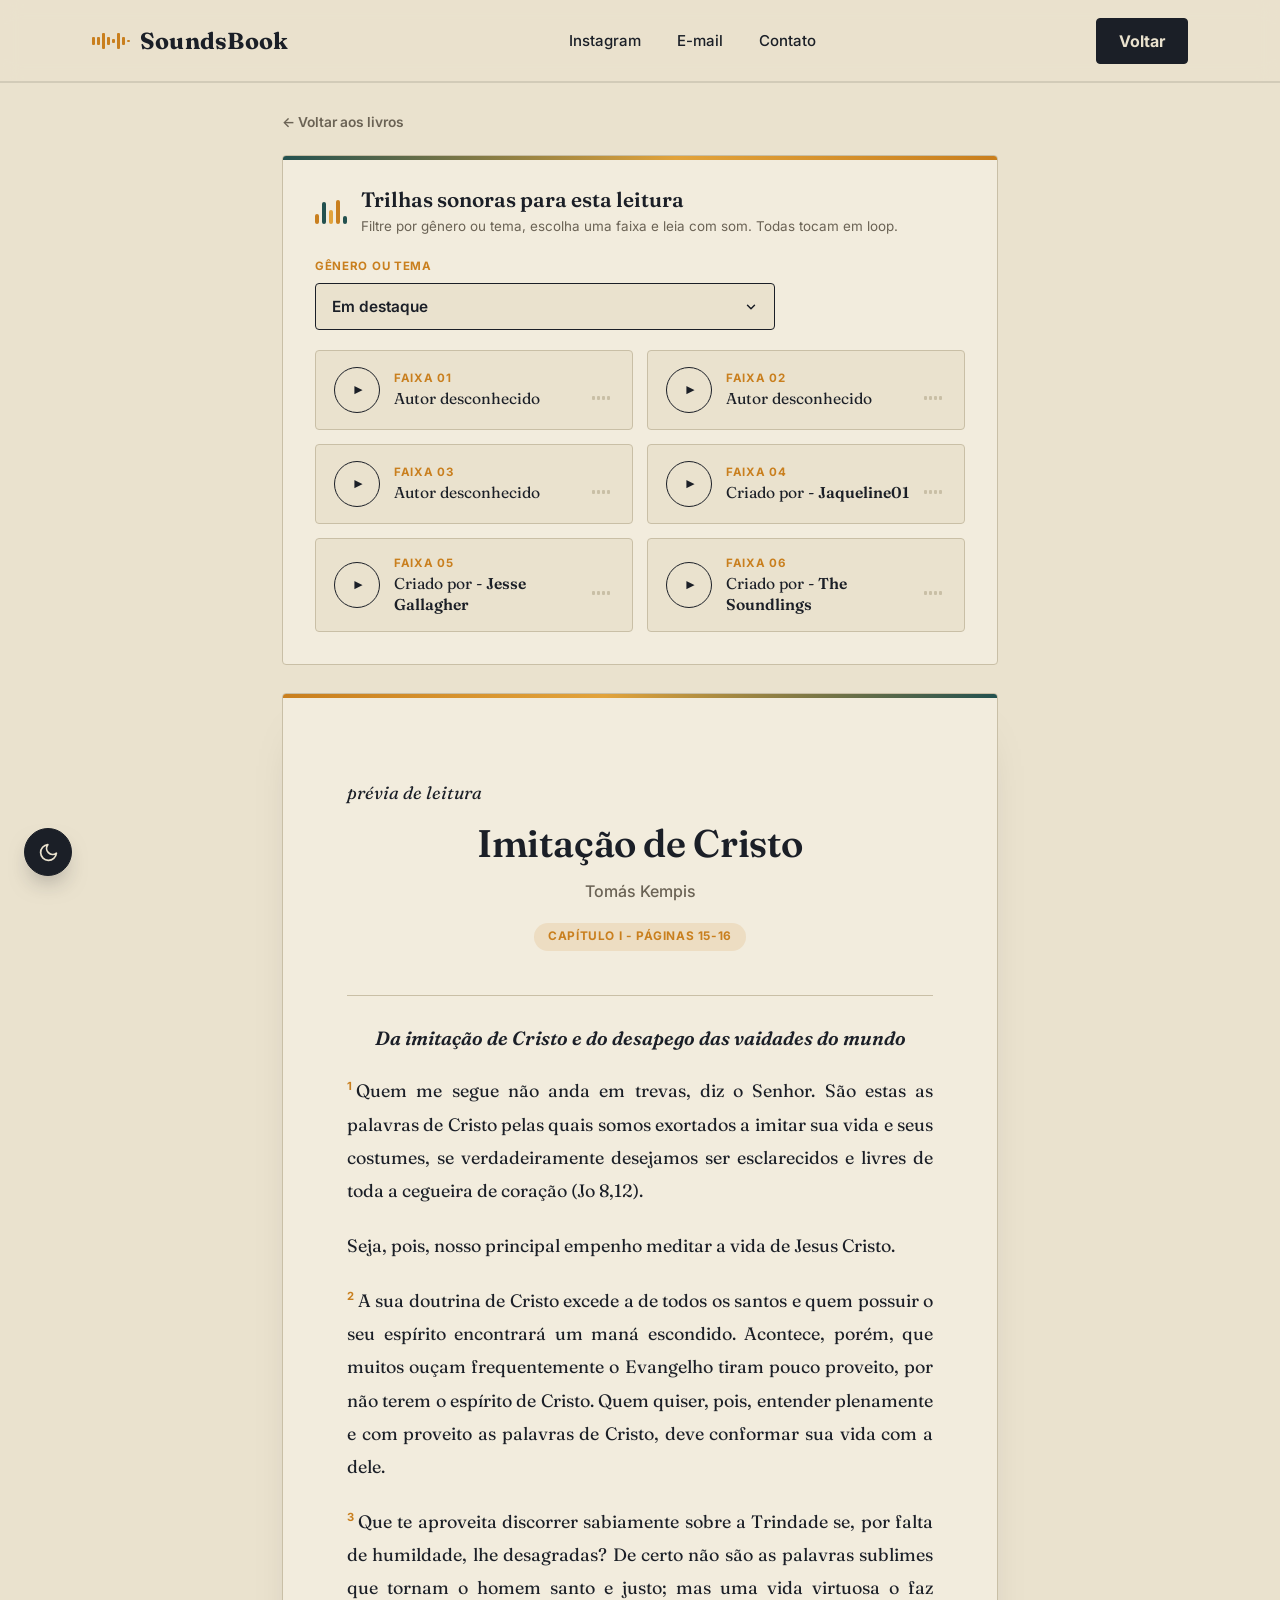
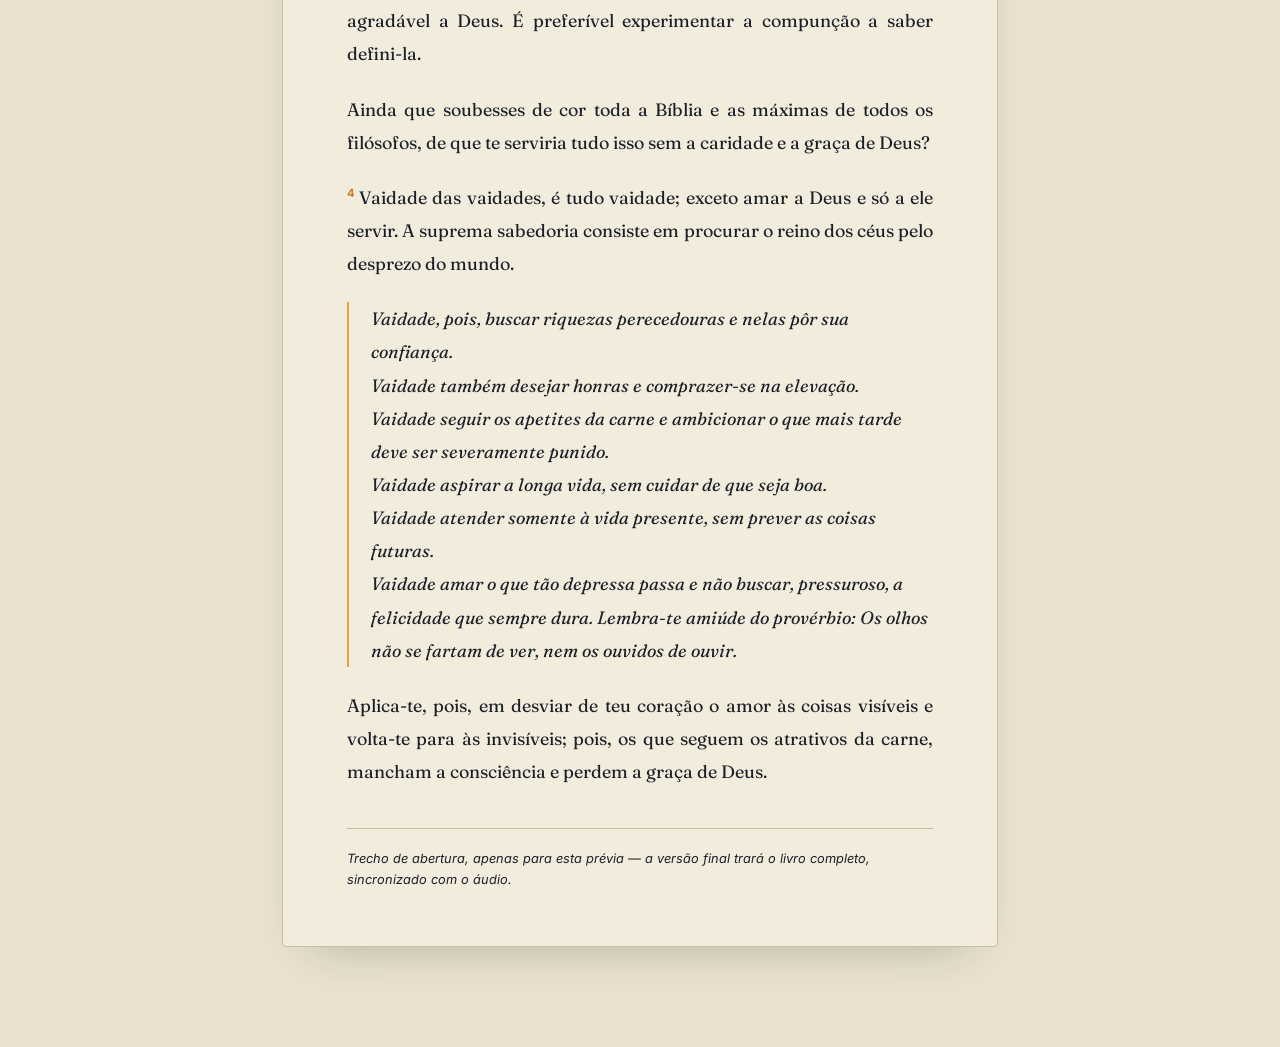
<file: imitacao.html>
<!DOCTYPE html>
<html lang="pt-BR">
<head>
    <meta charset="UTF-8">
    <meta name="viewport" content="width=device-width, initial-scale=1.0">
    <title>SoundsBook - Imitação de Cristo - Prévia de Leitura</title>
    <link rel="stylesheet" href="leitura.css">
    <script src="modo_escuro.js"></script>
    <link rel="preconnect" href="https://fonts.googleapis.com">
    <link rel="preconnect" href="https://fonts.gstatic.com" crossorigin>
    <link href="https://fonts.googleapis.com/css2?family=Fraunces:ital,opsz,wght@0,9..144,400;0,9..144,600;0,9..144,700;1,9..144,500;1,9..144,600&family=Inter:wght@400;500;600;700&display=swap" rel="stylesheet">
</head>
<body>
    <header>
        <nav>
            <a href="https://ariel1315.github.io/SoundsBook/index.html" class="logo">
                <span aria-hidden="true" class="logo_icone">
                    <span style="height: 8px; color: #E2A33B;"></span><span style="height: 8px; color: #E2A33B;"></span><span style="height: 16px; color: #23514F;"></span><span style="height: 8px; color: #E2A33B;"></span><span style="height: 4px; color: #C97F1E;"></span><span style="height: 16px; color: #E2A33B;"></span><span style="height: 8px; color: #E2A33B;"></span><span style="height: 2px; color: #23514F;"></span>
                </span>
                SoundsBook
            </a>
            <div class="menu">
                <a href="https://www.instagram.com/sounds.book/" target="_blank" rel="noopener">Instagram</a>
                <a href="mailto:sunds.book1@gmail.com">E-mail</a>
                <a href="#artistas">Contato</a>
            </div>
            <a href="https://ariel1315.github.io/SoundsBook/index.html" class="ler">Voltar</a>
        </nav>
    </header>

    <script async src="https://www.googletagmanager.com/gtm.js?id=GTM-5FBL8KGS"></script>
<script>
  window.dataLayer = window.dataLayer || [];
  function gtag(){dataLayer.push(arguments);}
  gtag('js', new Date());
</script>


    <main>
        <div class="pagina_leitura">
            <a href="previa.html" class="trecho_voltar">&larr; Voltar aos livros</a>

            <section class="audios" aria-labelledby="audiosTitulo" data-sugerido="espiritualidade">
                <div class="audios_cabecalho">
                    <span class="audios_icone" aria-hidden="true"><span></span><span></span><span></span><span></span><span></span></span>
                    <div>
                        <h2 class="audios_titulo" id="audiosTitulo">Trilhas sonoras para esta leitura</h2>
                        <p class="audios_sub">Filtre por gênero ou tema, escolha uma faixa e leia com som. Todas tocam em loop.</p>
                    </div>
                </div>

                <div class="audios_filtro">
                    <label class="audios_filtro_rotulo" for="seletorGenero">Gênero ou tema</label>
                    <select class="audios_select" id="seletorGenero"></select>
                </div>

                <div class="audios_grade" id="audiosGrade" aria-live="polite"></div>
            </section>

            <article class="trecho">
                <p class="trecho_leitura">prévia de leitura</p>
                <h1>Imitação de Cristo</h1>
                <h3>Tomás Kempis</h3>
                <span class="trecho_info">Capítulo I - páginas 15-16</span>

                <h4>Da imitação de Cristo e do desapego das vaidades do mundo</h4>

                <p><sup class="versiculo">1</sup>Quem me segue não anda em trevas, diz o Senhor. São estas as palavras de Cristo pelas quais somos exortados a imitar sua vida e seus costumes, se verdadeiramente desejamos ser esclarecidos e livres de toda a cegueira de coração (Jo 8,12).</p>

                <p>Seja, pois, nosso principal empenho meditar a vida de Jesus Cristo.</p>

                <p><sup class="versiculo">2</sup>A sua doutrina de Cristo excede a de todos os santos e quem possuir o seu espírito encontrará um maná escondido. Acontece, porém, que muitos ouçam frequentemente o Evangelho tiram pouco proveito, por não terem o espírito de Cristo. Quem quiser, pois, entender plenamente e com proveito as palavras de Cristo, deve conformar sua vida com a dele.</p>

                <p><sup class="versiculo">3</sup>Que te aproveita discorrer sabiamente sobre a Trindade se, por falta de humildade, lhe desagradas? De certo não são as palavras sublimes que tornam o homem santo e justo; mas uma vida virtuosa o faz agradável a Deus. É preferível experimentar a compunção a saber defini-la.</p>

                <p>Ainda que soubesses de cor toda a Bíblia e as máximas de todos os filósofos, de que te serviria tudo isso sem a caridade e a graça de Deus?</p>

                <p><sup class="versiculo">4</sup>Vaidade das vaidades, é tudo vaidade; exceto amar a Deus e só a ele servir. A suprema sabedoria consiste em procurar o reino dos céus pelo desprezo do mundo.</p>

                <p class="trecho_versos">Vaidade, pois, buscar riquezas perecedouras e nelas pôr sua confiança.<br>
                Vaidade também desejar honras e comprazer-se na elevação.<br>
                Vaidade seguir os apetites da carne e ambicionar o que mais tarde deve ser severamente punido.<br>
                Vaidade aspirar a longa vida, sem cuidar de que seja boa.<br>
                Vaidade atender somente à vida presente, sem prever as coisas futuras.<br>
                Vaidade amar o que tão depressa passa e não buscar, pressuroso, a felicidade que sempre dura. Lembra-te amiúde do provérbio: Os olhos não se fartam de ver, nem os ouvidos de ouvir.</p>

                <p>Aplica-te, pois, em desviar de teu coração o amor às coisas visíveis e volta-te para às invisíveis; pois, os que seguem os atrativos da carne, mancham a consciência e perdem a graça de Deus.</p>

                <p class="trecho_fonte">Trecho de abertura, apenas para esta prévia — a versão final trará o livro completo, sincronizado com o áudio.</p>
            </article>
        </div>
    </main>

    <script src="faixas_dados.js" defer></script>
    <script src="leitura.js" defer></script>
    <script src="topo.js" defer></script>
</body>
</html>
</file>
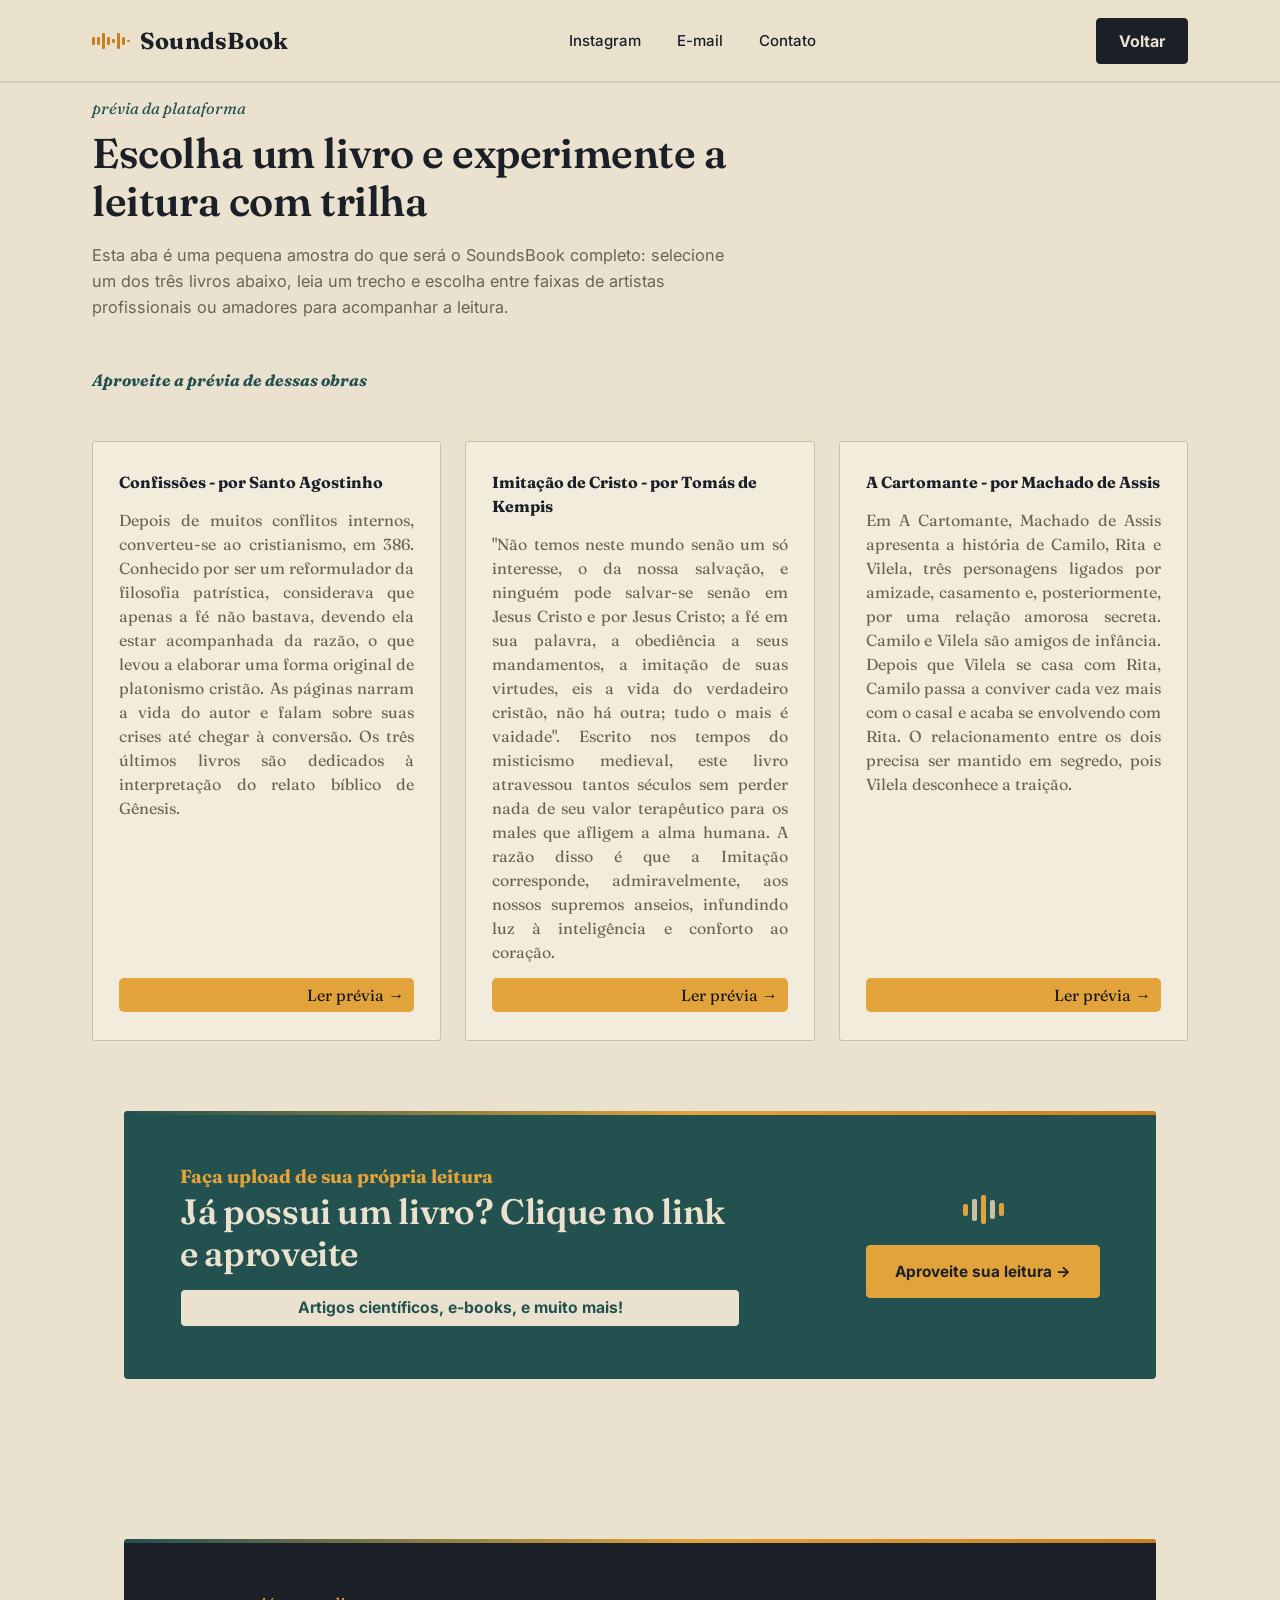
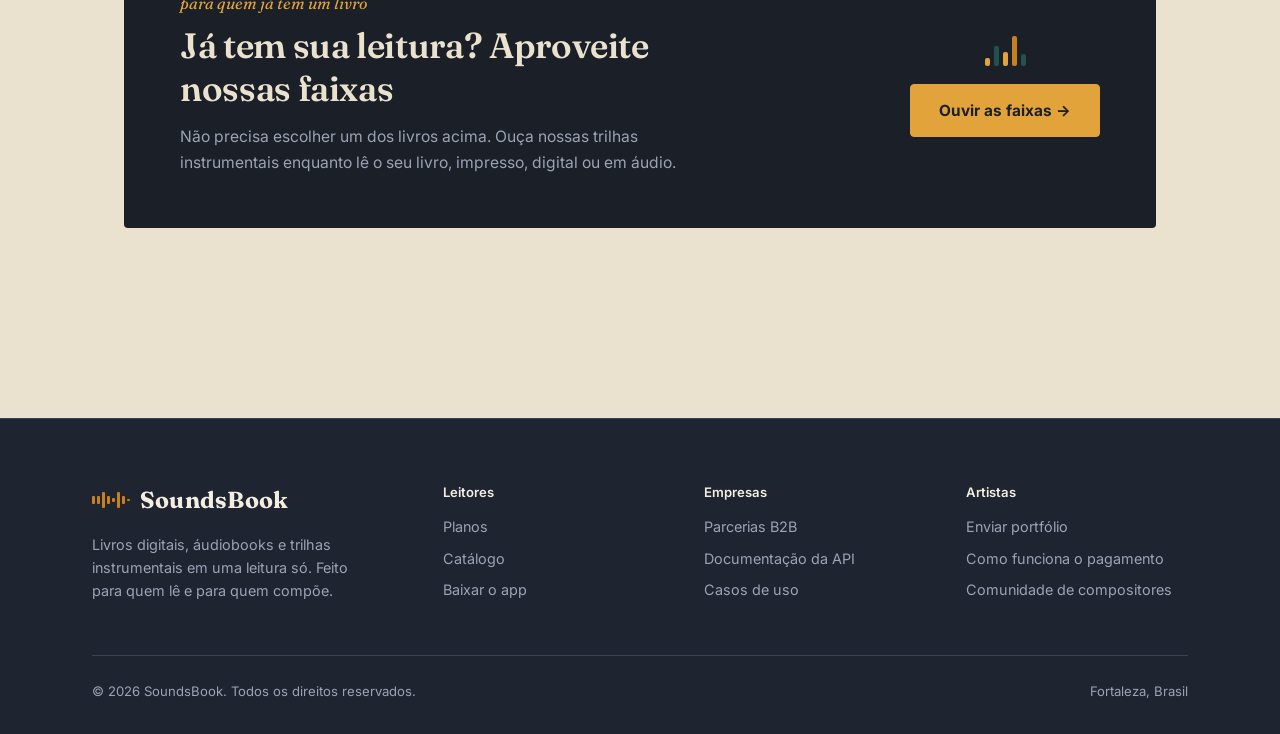
<file: previa.html>
<!DOCTYPE html>
<html lang="pt-BR">
<head>
    <meta charset="UTF-8">
    <meta name="viewport" content="width=device-width, initial-scale=1.0">
    <title>SoundsBook - Prévia de Leitura</title>
    <link rel="stylesheet" href="previa.css">
    <link rel="preconnect" href="https://fonts.googleapis.com">
    <link rel="preconnect" href="https://fonts.gstatic.com" crossorigin>
    <link href="https://fonts.googleapis.com/css2?family=Fraunces:ital,opsz,wght@0,9..144,400;0,9..144,600;0,9..144,700;1,9..144,500;1,9..144,600&family=Inter:wght@400;500;600;700&display=swap" rel="stylesheet">
</head>
<body>
    <header>
        <nav>
            <a href="https://ariel1315.github.io/SoundsBook/index.html" class="logo">
                <span aria-hidden="true" class="logo_icone">
                    <span style="height: 8px; color: #E2A33B;"></span><span style="height: 8px; color: #E2A33B;"></span><span style="height: 16px; color: #23514F;"></span><span style="height: 8px; color: #E2A33B;"></span><span style="height: 4px; color: #C97F1E;"></span><span style="height: 16px; color: #E2A33B;"></span><span style="height: 8px; color: #E2A33B;"></span><span style="height: 2px; color: #23514F;"></span>
                </span>
                SoundsBook
            </a>
            <div class="menu">
                <a href="https://www.instagram.com/sounds.book/?utm_source=ig_web_button_share_sheet">Instagram</a>
                <a href="sunds.book1@gmail.com">E-mail</a>
                <a href="#artistas">Contato</a>
            </div>
            <a href="https://ariel1315.github.io/SoundsBook/index.html" class="ler">Voltar</a>
        </nav>
    </header>

    <script async src="https://www.googletagmanager.com/gtm.js?id=GTM-5FBL8KGS"></script>
<script>
  window.dataLayer = window.dataLayer || [];
  function gtag(){dataLayer.push(arguments);}
  gtag('js', new Date());
</script>


    <main>
        <section class="amostra">
            <div class="linha">
                <div class="amostra_titulo">
                    <p class="amostra_texto">prévia da plataforma</p>
                    <h1>Escolha um livro e experimente a leitura com trilha</h1>
                    <p class="amostra_texto2">Esta aba é uma pequena amostra do que será o SoundsBook completo: selecione um dos três livros abaixo, leia um trecho e escolha entre faixas de artistas profissionais ou amadores para acompanhar a leitura.</p>
                </div>

                <div class="amostra_titulo">
                  <h4 class="amostra_texto">Aproveite a prévia de dessas obras</h4>
                </div>

                <div class="livros_grid" id="livrosGrid">
                    <div class="livros">
                        <span style="border-color: #C97F1E;"><strong>Confissões - por Santo Agostinho</strong></span>
                        <p style="color: #6b6355; text-align: justify;">Depois de muitos conflitos internos, converteu-se ao cristianismo, em 386. Conhecido por ser um reformulador da filosofia patrística, considerava que apenas a fé não bastava, devendo ela estar acompanhada da razão, o que levou
                            a elaborar uma forma original de platonismo cristão. As páginas narram a vida do autor e falam sobre suas crises até chegar à conversão. Os três últimos livros são dedicados à interpretação do relato bíblico de Gênesis.</p>
                        <a href="https://ariel1315.github.io/SoundsBook/confissoes.html" style="background-color: #E2A33B; border-radius: 5px; padding: 0.1px; color: #141414; text-align: end; max-width: 100%; display: inline-flex; justify-content: end; align-items: center; margin-top: 15px;">Ler prévia &rarr;</a>
                    </div>

                    <div class="livros">
                        <span><strong>Imitação de Cristo - por Tomás de Kempis</strong></span>
                        <p style="color: #6b6355; text-align: justify;">"Não temos neste mundo senão um só interesse, o da nossa salvação, e
                        ninguém pode salvar-se senão em Jesus Cristo e por Jesus Cristo; a fé em
                        sua palavra, a obediência a seus mandamentos, a imitação de suas
                        virtudes, eis a vida do verdadeiro cristão, não há outra; tudo o mais é vaidade". Escrito nos tempos do misticismo medieval, este livro atravessou tantos séculos
                        sem perder nada de seu valor terapêutico para os males que afligem a alma
                        humana. A razão disso é que a Imitação corresponde, admiravelmente, aos nossos
                        supremos anseios, infundindo luz à inteligência e conforto ao coração. </p>
                        <a href="https://ariel1315.github.io/SoundsBook/imitacao.html" style="background-color: #E2A33B; border-radius: 5px; padding: 0.1px; color: #141414; text-align: end; max-width: 100%; display: inline-flex; justify-content: end; align-items: center; margin-top: 15px;">Ler prévia &rarr;</a>
                    </div>

                    <div class="livros">
                        <span><strong>A Cartomante - por Machado de Assis</strong></span>
                        <p style="color: #6b6355; text-align: justify;">Em A Cartomante, Machado de Assis apresenta a história de Camilo, Rita e Vilela, três personagens ligados por amizade, casamento e, posteriormente, por uma relação amorosa secreta. 
                        Camilo e Vilela são amigos de infância. Depois que Vilela se casa com Rita, Camilo passa a conviver cada vez mais com o casal e acaba se envolvendo com Rita. O relacionamento 
                        entre os dois precisa ser mantido em segredo, pois Vilela desconhece a traição.</p>
                        <a href="https://ariel1315.github.io/SoundsBook/cartomante.html" style="background-color: #E2A33B; border-radius: 5px; padding: 0.1px; color: #141414; text-align: end; max-width: 100%; display: inline-flex; justify-content: end; align-items: center; margin-top: 15px;">Ler prévia &rarr;</a>
                    </div>

                </div>

                <section class="cta_faixas">
                  <div class="cta_faixas_caixa" style="background-color: #23514F;">
                    <div class="cta_faixas_texto">
                      <h3 style="color: #E2A33B; font-family: 'Fraunces', sans-serif;">Faça upload de sua própria leitura</h3>
                      <h2>Já possui um livro? Clique no link e aproveite</h2>
                      <p class="cta_faixas_desc" style="  text-align: center; font-weight: bold; color: #23514F; background-color: rgb(234, 226, 206); border: 1px solid #23514F; padding: 5px; border-radius: 5px;">Artigos científicos, e-books, e muito mais!</p>
                    </div>
                    <div class="cta_faixas_acao">
                      <span class="cta_faixas_paginas" aria-hidden="true"><span></span><span></span><span></span><span></span><span></span></span>
                      <a href="https://ariel1315.github.io/SoundsBook/leitor.html" class="cta_faixas_botao">Aproveite sua leitura &rarr;</a>
                    </div>
                  </div>
                </section>

                <section class="cta_faixas">
                  <div class="cta_faixas_caixa">
                    <div class="cta_faixas_texto">
                      <p class="cta_faixas_kicker">para quem já tem um livro</p>
                      <h2>Já tem sua leitura? Aproveite nossas faixas</h2>
                      <p class="cta_faixas_desc">Não precisa escolher um dos livros acima. Ouça nossas trilhas instrumentais enquanto lê o seu livro, impresso, digital ou em áudio.</p>
                    </div>
                    <div class="cta_faixas_acao">
                    <span class="cta_faixas_ondas" aria-hidden="true"><span></span><span></span><span></span><span></span><span></span></span>
                    <a href="https://ariel1315.github.io/SoundsBook/faixas.html" class="cta_faixas_botao">Ouvir as faixas &rarr;</a>
                    </div>
                  </div>
                </section>

            </div>
        </section>
    </main>

        <footer>
  <div class="linha">
    <div class="foot-grid">
      <div class="foot-brand">
        <a href="#top" class="logo">
          <span aria-hidden="true" class="logo_icone">
                    <span style="height: 8px; color: #E2A33B;"></span><span style="height: 8px; color: #E2A33B;"></span><span style="height: 16px; color: #23514F;"></span><span style="height: 8px; color: #E2A33B;"></span><span style="height: 4px; color: #C97F1E;"></span><span style="height: 16px; color: #E2A33B;"></span><span style="height: 8px; color: #E2A33B;"></span><span style="height: 2px; color: #23514F;"></span>
                </span>
          SoundsBook
        </a>
        <p>Livros digitais, áudiobooks e trilhas instrumentais em uma leitura só. Feito para quem lê e para quem compõe.</p>
      </div>
      <div class="foot-col">
        <h5>Leitores</h5>
        <ul>
          <li><a href="https://ariel1315.github.io/SoundsBook/index.html">Planos</a></li>
          <li><a href="#">Catálogo</a></li>
          <li><a href="#">Baixar o app</a></li>
        </ul>
      </div>
      <div class="foot-col">
        <h5>Empresas</h5>
        <ul>
          <li><a href="https://ariel1315.github.io/SoundsBook/index.html">Parcerias B2B</a></li>
          <li><a href="#">Documentação da API</a></li>
          <li><a href="#">Casos de uso</a></li>
        </ul>
      </div>
      <div class="foot-col">
        <h5>Artistas</h5>
        <ul>
          <li><a href="https://ariel1315.github.io/SoundsBook/index.html">Enviar portfólio</a></li>
          <li><a href="#">Como funciona o pagamento</a></li>
          <li><a href="#">Comunidade de compositores</a></li>
        </ul>
      </div>
    </div>
    <div class="foot-bottom">
      <span>© 2026 SoundsBook. Todos os direitos reservados.</span>
      <span>Fortaleza, Brasil</span>
    </div>
  </div>
</footer>

</body>
</html>
</file>
<file: style.css>
@charset 'UTF-8';

* {
    margin: 0;
    padding: 0;
    box-sizing: border-box;
}

html {
    scroll-behavior: smooth;
}

body {
    font-family: 'Inter', sans-serif;
    background: #EAE2CE;
    color: #1B1f27;
    line-height: 1.5;
    -webkit-font-smoothing: antialiased;
}

a {
    color:inherit;
    text-decoration: none;
}

header {
    position: fixed;
    top: 0;
    left: 0;
    right: 0;
    z-index: 100;
    background-color: rgba(234, 226, 206, 0.8);
    backdrop-filter: blur(10px);
    border-bottom: 1px solid rgba(0, 0, 0, 0.1);
    box-shadow: inset 0 -1px 0 rgba(0, 0, 0, 0.1);
}

nav {
    display: flex;
    justify-content: space-between;
    align-items: center;
    padding: 18px 32px;
    max-width: 1160px;
    margin: 0 auto;
}

.logo {
    font-family: 'Fraunces', serif;
    font-weight: 700;
    font-size: 1.45rem;
    letter-spacing: 0.01em;
    display: flex;
    align-items: center;
    gap: 10px;
    color:#1B1f27;
}

.logo_icone {
    display: flex;
    align-items: center;
    gap: 2px;
    height: 18px;
}

.logo_icone span {
    width: 3px;
    background: #c97f1e;
    border-radius: 1px;
}

.ler {
    background: #1b1f27;
    color: #EAE2CE;
    padding: 10px 22px;
    border-radius: 4px;
    font-weight: bold;
    border: 1px solid #1b1f27;
}

.ler:hover {
    background: transparent;
    color: #1b1f27;
    font-weight: normal;
    transition: all 0.3s ease-in-out;
}

.menu {
    display: flex;
    gap: 36px;
    font-size: 0.94rem;
    font-weight: 500;
}

.menu a {
    position: relative;
    padding: 4px 0;
    color: #1B1f27;
}

.menu a::after {
    content: '';
    position: absolute;
    left: 0;
    bottom: 0;
    width: 0;
    height: 1.5px;
    background-color: #c97f1e;
    transition: width 0.3s ease;
}

.menu a:hover::after {
    width: 100%;
}
/* chamada cabulosa */
.slogan {
  padding: 168px 0 100px;
  background:
    radial-gradient(ellipse 900px 500px at 78% -10%, rgba(226, 163, 59, 0.16), transparent 60%),
    var(#eae2ce);
  overflow: hidden;
}

.linha {
  max-width: 1160px;
  margin: 0 auto;
  padding: 0 32px;
}

.slogan .linha {
  display: grid;
  grid-template-columns: 1.05fr 0.95fr;
  gap: 64px;
  align-items: center;
}

.slogan .plataforma {
  font-family: 'Fraunces', serif;
  font-style: italic;
  font-weight: 500;
  font-size: 1.05rem;
  color: #23514f;
  margin-bottom: 18px;
}

h1.texto1 {
  font-family: 'Fraunces', serif;
  font-weight: 600;
  font-size: clamp(2.4rem, 4.6vw, 3.9rem);
  line-height: 1.06;
  letter-spacing: -0.01em;
  color: #1B1f27;
}

h1.texto1 em {
  font-style: italic;
  font-weight: 500;
  color: #c97f1e;
}

.desc {
  margin-top: 26px;
  font-size: 1.12rem;
  color: #4A4536;
  max-width: 46ch;
  line-height: 1.65;
}

.botoes {
  display: flex;
  gap: 16px;
  margin-top: 38px;
  flex-wrap: wrap;
}

.btn {
  padding: 14px 28px;
  border-radius: 3px;
  font-weight: 600;
  font-size: 0.96rem;
  display: inline-flex;
  align-items: center;
  gap: 8px;
  transition: all 0.2s ease;
  cursor: pointer;
  border: 1.5px solid transparent;
}

.plano {
  background: #14181f;
  color: #f3eee0;
}

.plano:hover {
  background: #23514f;
}

.artista {
  border-color: #14181f;
  color: #14181f;
}

.artista:hover {
  background: #14181f;
  color: #f3eee0;
}

.numeros {
  display: flex;
  gap: 40px;
  margin-top: 56px;
  padding-top: 28px;
  border-top: 1px solid #c9bfa4;
}

.numeros div strong {
  display: block;
  font-family: 'Fraunces', serif;
  font-size: 1.7rem;
  font-weight: 600;
  color: #1B1f27;
}

.numeros div span {
  font-size: 0.84rem;
  color: #6B6355;
}

.foto1 {
  position: relative;
  height: 440px;
}

.foto1 img {
  width: 100%;
  height: 100%;
  object-fit: contain;
}

img {
  display: block;
  max-width: 100%;
  height: auto;
}

/* como funciona */
.cabecalho {
  max-width: 640px;
  margin-bottom: 48px;
}

.como{
  padding: 110px 0 100px;
}

.tres {
  display: grid;
  grid-template-columns: repeat(3, 1fr);
  gap: 32px;
  border-top: 1px solid #c9bfa6;
  border-bottom: 3px solid #c9bfa6;
  border-left: 3px solid #c9bfa6;
}

.cada_grid {
  padding: 35px 30px 0;
  border-right: 3px solid #c9bfa6;
}

/* missão visão e valores */
.mvv {
  background: #14181f;
  color: #f3eee0;
  padding: 110px 0;
}

.mvv-grid {
  display: grid;
  grid-template-columns: repeat(3, 1fr);
  gap: 1px;
  background: #3a4150;
  border: 1px solid #3a4150;
}

.mvv-card {
  background: #1e2430;
  padding: 44px 34px;
}


.mvv-card h3 {
  font-family: 'Fraunces', serif;
  font-weight: 600;
  font-style: italic;
  font-size: 1.5rem;
  color: #e2a33b;
}

.mvv-card p {
  margin-top: 16px;
  color: #9ba3b4;
  font-size: 0.98rem;
  line-height: 1.7;
}

.plans {
  padding: 110px 0 90px;
}

.plans_grid {
  display: grid;
  grid-template-columns: repeat(3, 1fr);
  gap: 24px;
}

.plan_card {
  border: 1px solid #c9bfa6;
  background: #f3eee0;
  padding: 36px 30px;
  display: flex;
  flex-direction: column;
  border-radius: 2px;
}

.plan_card_outro {
  background: #14181f;
  color: #eae2ce;
  border-color: #14181f;
  position: relative;
}

.plan_nome {
  font-family: 'Fraunces', serif;
  font-weight: 600;
  font-size: 1.4rem;
}

.plan_preco {
  margin-top: 10px;
  font-family: 'Fraunces', serif;
  font-size: 2.3rem;
  font-weight: 600;
}

.plan_preco span {
  font-size: 0.95rem;
  font-family: 'Fraunces' serif;
  font-weight: 500;
  color: #6B6355;
}

.plan_card_outro {
  border: 1px solid #c9bfa6;
  background: #14181f;
  padding: 36px 30px;
  display: flex;
  flex-direction: column;
  border-radius: 2px;
}

.plan_card_outro .plan_preco span {
  color: #eae2ce;
}

.plan_descricao {
  margin-top: 10px;
  font-size: 0.92rem;
  color: #6b6b6b;
  line-height: 1.55;
  min-height: 44px;
}

.plan_card_outro .plan_descricao {
  color: #c9bfa6;
}

.plan_lista {
  margin-top: 26px;
  flex: 1;
  display: flex;
  flex-direction: column;
  gap: 12px;
}

.plan_lista li {
  display: flex;
  gap: 10px;
  font-size: 0.9rem;
  align-items: flex-start;
}


.plan-cta {
  margin-top: 35px;
  text-align: center;
  padding: 12px;
  border-radius: 3px;
  font-weight: 600;
  font-size: 0.92rem;
  border: 1.5px solid #14181f;
}

.plan_card .plan-cta:hover {
  background: #14181f;
  color: #f3eee0;
}

.plan_card_outro .plan-cta {
  border-color: #f3eee0;
  margin-top: 35px;
}

.plan_card_outro .plan_lista {
  display: flex;
  gap: 12px;
  flex: 1;
  flex-direction: column;
  margin-top: 26px;
  color: #eae2ce;
}

.plan_card_outro .plan_lista li {
  display: flex;
  gap: 10px;
  font-size: 0.9rem;
  align-items: flex-start;
}

.plan_card_outro .plan_preco {
  color: #f3eee0;
}

.plan_card_outro .plan_nome {
  color: #f3eee0;
}

.plan_card_outro .plan-cta:hover {
  background: #f3eee0;
  color: #14181f;
}

.b2b {
  background: #23514f;
  color: #f3eee0;
  padding: 110px 0;
}

.b2b_grid {
  display: grid;
  grid-template-columns: 1fr 1fr;
  gap: 70px;
  align-items: start;
}

.fala_comigo_bb {
  border-color: #6B6355;
  font-family: 'Fraunces', serif;
  color: #fffaef;
  padding: 14px 28px;
  border-radius: 3px;
  font-weight: 600;
  font-size: 0.95rem;

  display: inline-flex;
  align-items: center;
  gap: 8px;
  border: 1.5px solid transparent;
  background-color: #6B6355;
}

.fala_comigo_bb:hover {
  background-color: #14181f;
  color: #f3eee0;
}

.b2b_topicos {
  display: flex;
  flex-direction: column;
  gap: 26px;
}

.b2b_topico {
  display: flex;
  gap: 18px;
  padding-bottom: 26px;
  border-bottom: 1px solid rgba(243, 238, 224, 0.18);
}

.b2b_topico:last-child {
  border-bottom: none;
  padding-bottom: 0;
}

.b2b_topico .ic {
  flex: 0 0 auto;
  width: 38px;
  height: 38px;
}

.b2b_topico h4 {
  font-family: 'Fraunces', serif;
  font-weight: 600;
  font-size: 1.12rem;
}

.b2b_topico p {
  margin-top: 6px;
  font-size: 0.92rem;
  color: rgba(243, 238, 224, 0.75);
  line-height: 1.6;
}

.b2b_painel {
  background: #14181f;
  border: 1px solid rgba(243, 238, 224, 0.16);
  padding: 36px;
  border-radius: 2px;
}

.b2b_painel h3 {
  font-family: 'Fraunces', serif;
  font-weight: 600;
  font-size: 1.5rem;
  color: #e2a33b;
}

.b2b_painel p {
  margin-top: 14px;
  font-size: 0.94rem;
  color: #9ba3b4;
  line-height: 1.65;
}

.b2b_painel .btn {
  margin-top: 26px;
  width: 100%;
  justify-content: center;
  background: #e2a33b;
  color: #14181f;
}

.b2b_painel .btn:hover {
  background: #f3eee0;
}

.artists {
  padding: 110px 0;
}

.art_grid {
  display: grid;
  grid-template-columns: 0.95fr 1.05fr;
  gap: 70px;
  align-items: center;
}

.art_copia p {
  font-size: 1rem;
  line-height: 1.7;
  margin-top: 18px;
}

.art_copia .portfolio {
  margin-top: 30px;
  background-color: #14181f;
  color: #eae2ce;
  padding: 14px 28px;
  border-radius: 3px;
  font-weight: 600;
  font-size: 0.95rem;
  font-family: 'Fraunces', serif;
  
  display: inline-block;
  align-items: center;
  gap: 8px;
  border: 1.5px solid;
}

.art_copia .portfolio:hover {
  background-color: #23514f;
  transition: 0.3s;
}

.foto2 img {
  width: 100%;
  height: 100%;
  object-fit: contain;
}

img {
  display: block;
  max-width: 100%;
  height: auto;
}

.final_cta {
  padding: 120px 0;
  text-align: center;
  background: #14181f;
  color: #eae2ce;
}

.final_cta h2 {
  font-family: 'Fraunces', serif;
  font-weight: 500;
  font-style: italic;
  font-size: clamp(1.9rem, 4vw, 3rem);
  max-width: 760px;
  margin: 0 auto;
  line-height: 1.2;
}

.final_cta .ultimo_botao {
  margin-top: 38px;
  padding: 14px 28px;
  border-radius: 3px;
  font-weight: 600;
  font-size: 0.95rem;
  background-color: #e2a33b;
  color: #14181f;

  display: inline-flex;
  align-items: center;
  gap: 8px;
  border: 1.5 solid transparent;
}

.final_cta .ultimo_botao:hover {
  background-color: #eae2ce;
  transition: 0.3s;
}

footer {
  background: #1e2430;
  color: #9ba3b4;
  padding: 64px 0 32px;
  border-top: 1px solid #3a4150;
}

.foot-grid {
  display: grid;
  grid-template-columns: 1.4fr repeat(3, 1fr);
  gap: 40px;
  padding-bottom: 44px;
  border-bottom: 1px solid #3a4150;
}

.foot-brand .logo {
  color: #f3eee0;
}

.foot-brand p {
  margin-top: 16px;
  font-size: 0.9rem;
  line-height: 1.6;
  max-width: 32ch;
}

.foot-col h5 {
  font-size: 0.82rem;
  text-transform: none;
  font-weight: 600;
  color: #f3eee0;
  margin-bottom: 14px;
}

.foot-col li {
  margin-bottom: 10px;
  font-size: 0.9rem;
}

.foot-col a:hover {
  color: #f3eee0;
}

.foot-bottom {
  display: flex;
  justify-content: space-between;
  padding-top: 26px;
  font-size: 0.82rem;
  flex-wrap: wrap;
  gap: 10px;
}

@media (max-width: 900px) {
    .menu {
        display: none;
    }

    .slogan .linha {
        grid-template-columns: 1fr;
        gap: 28px;
        width: 100%;
    }

    .slogan {
      padding: 130px 0 70px;
    }

    .linha {
      width: 90%;
    }

    .desc {
      max-width: 100%;
    }

    .numeros {
      flex-direction: column;
      gap: 22px;
      margin-top: 45px;
    }

    .numeros div {
      width: 100%;
    }

    .botoes {
      flex-direction: column;
    }

    .botoes .btn {
      width: 100%;
      justify-content: center;
    }

    .tres {
      grid-template-columns: 1fr;
      border-right: 2px solid #c9bfa6;
    }

    .cada_grid {
      padding: 30px 20px 0;
      border-bottom: 3px solid #c9bfa6;

    }

    .mvv-grid {
        grid-template-columns: 1fr;
    }

    .foto1 {
      height: auto;
      order: -1;
    }

    .foto1 img {
      width: 100%;
      height: auto;
      max-height: 360px;
      object-fit: contain;
    }

    .plans {
      padding: 60px 0;
    }

    .linha {
        width: 90%;
    }

    .plans_grid {
        grid-template-columns: 1fr;
        gap: 20px;
    }

    .plan_card:last-child {
        grid-column: auto;
        max-width: none;
    }

    .b2b_grid, .art_grid {
      grid-template-columns: 1fr;
      gap: 40px;
    }

    .foot-grid {
    grid-template-columns: 1fr;
  }

  .ler {
    padding: 4px 9px;
  }

  .numeros {
    flex-direction: column;
    gap: 22px;
}

.numeros div {
    width: 100%;
}

}
</file>
<file: leitura.css>
@charset 'UTF-8';

* {
    margin: 0;
    padding: 0;
    box-sizing: border-box;
}

html {
    scroll-behavior: smooth;
}

body {
    font-family: 'Inter', sans-serif;
    background: #EAE2CE;
    color: #1B1f27;
    line-height: 1.5;
    -webkit-font-smoothing: antialiased;
}

a {
    color: inherit;
    text-decoration: none;
}

ul {
    list-style: none;
}

header {
    position: fixed;
    top: 0;
    left: 0;
    right: 0;
    z-index: 100;
    background-color: rgba(234, 226, 206, 0.8);
    backdrop-filter: blur(10px);
    border-bottom: 1px solid rgba(0, 0, 0, 0.1);
    box-shadow: inset 0 -1px 0 rgba(0, 0, 0, 0.1);
}

nav {
    display: flex;
    justify-content: space-between;
    align-items: center;
    padding: 18px 32px;
    max-width: 1160px;
    margin: 0 auto;
}

.logo {
    font-family: 'Fraunces', serif;
    font-weight: 700;
    font-size: 1.45rem;
    letter-spacing: 0.01em;
    display: flex;
    align-items: center;
    gap: 10px;
    color: #1B1f27;
}

.logo_icone {
    display: flex;
    align-items: center;
    gap: 2px;
    height: 18px;
}

.logo_icone span {
    width: 3px;
    background: #c97f1e;
    border-radius: 1px;
}

.ler {
    background: #1b1f27;
    color: #EAE2CE;
    padding: 10px 22px;
    border-radius: 4px;
    font-weight: bold;
    border: 1px solid #1b1f27;
}

.ler:hover {
    background: transparent;
    color: #1b1f27;
    font-weight: normal;
    transition: all 0.3s ease-in-out;
}

.menu {
    display: flex;
    gap: 36px;
    font-size: 0.94rem;
    font-weight: 500;
}

.menu a {
    position: relative;
    padding: 4px 0;
    color: #1B1f27;
}

.menu a::after {
    content: '';
    position: absolute;
    left: 0;
    bottom: 0;
    width: 0;
    height: 1.5px;
    background-color: #c97f1e;
    transition: width 0.3s ease;
}

.menu a:hover::after {
    width: 100%;
}

/* ===== PÁGINA DE LEITURA ===== */
main {
    padding-top: 109px;
}

.pagina_leitura {
    max-width: 780px;
    margin: 0 auto;
    padding: 0 32px 100px;
}

.trecho_voltar {
    display: inline-flex;
    align-items: center;
    gap: 6px;
    font-family: 'Inter', sans-serif;
    font-size: 0.86rem;
    font-weight: 600;
    color: #6B6355;
    margin-bottom: 22px;
    transition: color 0.2s ease;
}

.trecho_voltar:hover {
    color: #1b1f27;
}

/* ===== TRILHAS SONORAS (PLAYER DE ÁUDIO) ===== */
.audios {
    background: #F2ECDD;
    border: 1px solid #C9BFA6;
    border-radius: 4px;
    padding: 32px;
    margin-bottom: 28px;
    position: relative;
    overflow: hidden;
}

.audios::before {
    content: '';
    position: absolute;
    top: 0;
    left: 0;
    right: 0;
    height: 4px;
    background: linear-gradient(90deg, #23514F, #E2A33B 55%, #C97F1E);
}

.audios_cabecalho {
    display: flex;
    align-items: center;
    gap: 14px;
    margin-bottom: 22px;
}

.audios_icone {
    flex: 0 0 auto;
    display: flex;
    align-items: flex-end;
    gap: 3px;
    height: 24px;
}

.audios_icone span {
    width: 4px;
    background: #C97F1E;
    border-radius: 2px;
}

.audios_icone span:nth-child(1) {
    height: 10px;
}

.audios_icone span:nth-child(2) {
    height: 22px;
    background: #23514F;
}

.audios_icone span:nth-child(3) {
    height: 14px;
    background: #E2A33B;
}

.audios_icone span:nth-child(4) {
    height: 24px;
}

.audios_icone span:nth-child(5) {
    height: 8px;
    background: #23514F;
}

.audios_titulo {
    font-family: 'Fraunces', serif;
    font-weight: 600;
    font-size: 1.3rem;
    line-height: 1.2;
    color: #1b1f27;
}

.audios_sub {
    margin-top: 3px;
    font-size: 0.84rem;
    color: #6B6355;
}

.audios_grade {
    display: grid;
    grid-template-columns: repeat(2, 1fr);
    gap: 14px;
}

.audio_player {
    display: flex;
    align-items: center;
    gap: 14px;
    padding: 16px 18px;
    background: #EAE2CE;
    border: 1px solid #C9BFA6;
    border-radius: 4px;
    cursor: pointer;
    transition: background 0.25s ease, border-color 0.25s ease, transform 0.2s ease, box-shadow 0.25s ease;
}

.audio_player:hover {
    border-color: #C97F1E;
    transform: translateY(-2px);
}

.audio_botao {
    flex: 0 0 auto;
    width: 46px;
    height: 46px;
    border-radius: 50%;
    border: 1.5px solid #1b1f27;
    background: transparent;
    color: #1b1f27;
    cursor: pointer;
    display: flex;
    align-items: center;
    justify-content: center;
    transition: background 0.2s ease, color 0.2s ease, border-color 0.2s ease;
}

.audio_player:hover .audio_botao {
    background: #1b1f27;
    color: #EAE2CE;
}

.audio_icone {
    display: block;
    line-height: 1;
    font-size: 0.85rem;
}

.audio_icone_play {
    margin-left: 3px;
}

.audio_icone_pause {
    display: none;
    font-size: 0.72rem;
    letter-spacing: -1px;
}

.audio_texto {
    flex: 1;
    min-width: 0;
    display: flex;
    flex-direction: column;
    gap: 2px;
}

.audio_faixa_nome {
    font-size: 0.72rem;
    font-weight: 700;
    letter-spacing: 0.06em;
    text-transform: uppercase;
    color: #C97F1E;
}

.audio_autor {
    font-family: 'Fraunces', serif;
    font-size: 0.98rem;
    line-height: 1.3;
    color: #1b1f27;
    overflow-wrap: anywhere;
}

.audio_autor strong {
    font-weight: 600;
}

.audio_ondas {
    flex: 0 0 auto;
    display: flex;
    align-items: flex-end;
    gap: 2px;
    height: 20px;
    width: 22px;
}

.audio_ondas span {
    width: 3px;
    height: 4px;
    background: #C9BFA6;
    border-radius: 1px;
    transition: background 0.25s ease;
}

.audio_player.tocando {
    background: #1b1f27;
    border-color: #1b1f27;
    box-shadow: 0 14px 28px -18px rgba(27, 31, 39, 0.6);
}

.audio_player.tocando .audio_botao {
    background: #E2A33B;
    border-color: #E2A33B;
    color: #1b1f27;
}

.audio_player.tocando .audio_icone_play {
    display: none;
}

.audio_player.tocando .audio_icone_pause {
    display: block;
}

.audio_player.tocando .audio_faixa_nome {
    color: #E2A33B;
}

.audio_player.tocando .audio_autor {
    color: #EAE2CE;
}

.audio_player.tocando .audio_ondas span {
    background: #E2A33B;
    animation: onda 0.9s ease-in-out infinite;
}

.audio_player.tocando .audio_ondas span:nth-child(2) {
    animation-delay: 0.15s;
}

.audio_player.tocando .audio_ondas span:nth-child(3) {
    animation-delay: 0.3s;
}

.audio_player.tocando .audio_ondas span:nth-child(4) {
    animation-delay: 0.45s;
}

@keyframes onda {
    0%, 100% {
        height: 4px;
    }
    50% {
        height: 20px;
    }
}

@media (prefers-reduced-motion: reduce) {
    .audio_player,
    .audio_player.tocando .audio_ondas span {
        animation: none;
        transition: none;
    }
}

/* ===== FILTRO DE GÊNERO / TEMA ===== */
.audios_filtro {
    margin-bottom: 20px;
}

.audios_filtro_rotulo {
    display: block;
    margin-bottom: 8px;
    font-size: 0.72rem;
    font-weight: 700;
    letter-spacing: 0.06em;
    text-transform: uppercase;
    color: #C97F1E;
}

.audios_select {
    -webkit-appearance: none;
    appearance: none;
    display: block;
    width: 100%;
    max-width: 460px;
    padding: 13px 46px 13px 16px;
    font-family: 'Inter', sans-serif;
    font-size: 0.96rem;
    font-weight: 600;
    color: #1b1f27;
    background-color: #EAE2CE;
    background-image: url("data:image/svg+xml,%3Csvg xmlns='http://www.w3.org/2000/svg' viewBox='0 0 24 24' fill='none' stroke='%231b1f27' stroke-width='2.5' stroke-linecap='round' stroke-linejoin='round'%3E%3Cpath d='M6 9l6 6 6-6'/%3E%3C/svg%3E");
    background-repeat: no-repeat;
    background-position: right 16px center;
    background-size: 14px;
    border: 1.5px solid #1b1f27;
    border-radius: 4px;
    cursor: pointer;
    transition: border-color 0.2s ease, background-color 0.25s ease, color 0.25s ease;
}

.audios_select:hover {
    border-color: #C97F1E;
}

.audios_select:focus-visible {
    outline: 2px solid #C97F1E;
    outline-offset: 2px;
}

/* faixa ainda sem arquivo ("Em breve") */
.audio_player.indisponivel {
    opacity: 0.65;
    cursor: default;
    border-style: dashed;
}

.audio_player.indisponivel:hover {
    border-color: #C9BFA6;
    transform: none;
}

.audio_player.indisponivel .audio_botao {
    border-color: #C9BFA6;
    color: #9B9273;
    cursor: not-allowed;
}

.audio_player.indisponivel:hover .audio_botao {
    background: transparent;
    color: #9B9273;
}

.audio_breve {
    flex: 0 0 auto;
    padding: 4px 9px;
    font-size: 0.68rem;
    font-weight: 700;
    letter-spacing: 0.05em;
    text-transform: uppercase;
    color: #23514F;
    background: rgba(35, 81, 79, 0.12);
    border-radius: 20px;
}

.audio_player.erro .audio_autor {
    color: #B3441F;
}

/* ===== CARTÃO DO TRECHO ===== */
.trecho {
    background: #F2ECDD;
    border: 1px solid #C9BFA6;
    border-radius: 4px;
    padding: 56px 64px;
    box-shadow: 0 24px 48px -32px rgba(27, 31, 39, 0.35);
    position: relative;
    overflow: hidden;
}

.trecho::before {
    content: '';
    position: absolute;
    top: 0;
    left: 0;
    right: 0;
    height: 4px;
    background: linear-gradient(90deg, #C97F1E, #E2A33B 45%, #23514F);
}

.trecho_leitura {
    font-family: 'Fraunces', serif;
    font-style: italic;
    font-size: 0.98rem;
    color: #23514F;
    text-align: center;
    margin-bottom: 6px;
}

.trecho h1 {
    font-family: 'Fraunces', serif;
    font-weight: 600;
    font-size: 2.4rem;
    letter-spacing: -0.01em;
    text-align: center;
}

.trecho h3 {
    font-family: 'Inter', sans-serif;
    font-weight: 500;
    font-size: 1rem;
    color: #6B6355;
    text-align: center;
    margin-top: 6px;
}

.trecho_info {
    display: block;
    width: fit-content;
    margin: 20px auto 0;
    font-family: 'Inter', sans-serif;
    font-size: 0.74rem;
    font-weight: 700;
    letter-spacing: 0.05em;
    text-transform: uppercase;
    color: #C97F1E;
    background: rgba(201, 127, 30, 0.14);
    padding: 5px 14px;
    border-radius: 20px;
}

.trecho h4 {
    font-family: 'Fraunces', serif;
    font-style: italic;
    font-weight: 600;
    font-size: 1.2rem;
    color: #1b1f27;
    text-align: center;
    margin-top: 44px;
    padding-top: 28px;
    border-top: 1px solid #C9BFA6;
}

.trecho p {
    font-family: 'Fraunces', serif;
    font-size: 1.12rem;
    line-height: 1.85;
    color: #1B1f27;
    text-align: justify;
    hyphens: auto;
    margin-top: 22px;
}

.trecho p:first-of-type {
    margin-top: 26px;
}

.trecho p.trecho_dialogo {
    text-align: left;
    hyphens: none;
    margin-left: 18px;
}

.trecho p.trecho_versos {
    text-align: left;
    hyphens: none;
    padding-left: 22px;
    border-left: 2px solid #E2A33B;
    font-style: italic;
}

.trecho_divisor {
    border: none;
    border-top: 1px solid #C9BFA6;
    margin-top: 40px;
}

.trecho p strong {
    font-weight: 700;
    letter-spacing: 0.02em;
}

.versiculo {
    font-family: 'Inter', sans-serif;
    font-weight: 700;
    font-size: 0.7rem;
    color: #C97F1E;
    margin-right: 4px;
}

.trecho_fonte {
    font-family: 'Inter', sans-serif !important;
    font-style: italic;
    font-size: 0.8rem !important;
    line-height: 1.6 !important;
    color: #9B9273;
    text-align: left !important;
    margin-top: 40px !important;
    padding-top: 20px;
    border-top: 1px solid #C9BFA6;
}

/* ===== PÁGINA DE FAIXAS ===== */
.faixas_intro {
    text-align: center;
    max-width: 620px;
    margin: 0 auto 36px;
}

.faixas_kicker {
    font-family: 'Fraunces', serif;
    font-style: italic;
    font-size: 1.02rem;
    color: #23514F;
    margin-bottom: 10px;
}

.faixas_intro h1 {
    font-family: 'Fraunces', serif;
    font-weight: 600;
    font-size: clamp(1.9rem, 4vw, 2.6rem);
    line-height: 1.15;
    letter-spacing: -0.01em;
}

.faixas_texto {
    margin-top: 16px;
    font-size: 1.02rem;
    line-height: 1.6;
    color: #6B6355;
}

/* ===== BOTÃO DO MODO ESCURO ===== */
.modo_botao {
    position: fixed;
    left: 24px;
    bottom: 24px;
    width: 48px;
    height: 48px;
    border-radius: 50%;
    border: 1.5px solid #1b1f27;
    background: #1b1f27;
    color: #EAE2CE;
    display: flex;
    align-items: center;
    justify-content: center;
    cursor: pointer;
    z-index: 90;
    box-shadow: 0 12px 26px -12px rgba(27, 31, 39, 0.65);
    transition: background 0.25s ease, color 0.25s ease, border-color 0.25s ease, transform 0.2s ease;
}

.modo_botao:hover {
    background: #E2A33B;
    border-color: #E2A33B;
    color: #1b1f27;
    transform: translateY(-2px);
}

.modo_botao:focus-visible {
    outline: 2px solid #C97F1E;
    outline-offset: 3px;
}

.modo_botao svg {
    width: 21px;
    height: 21px;
    display: block;
}

.modo_botao .icone_sol {
    display: none;
}

html.escuro .modo_botao .icone_sol {
    display: block;
}

html.escuro .modo_botao .icone_lua {
    display: none;
}

/* ===== MODO ESCURO (páginas de leitura) ===== */
html.escuro {
    color-scheme: dark;
}

html.escuro body {
    background: #14181F;
    color: #EAE2CE;
}

body,
header,
.trecho,
.audios {
    transition: background-color 0.3s ease, color 0.3s ease, border-color 0.3s ease;
}

html.escuro header {
    background-color: rgba(20, 24, 31, 0.85);
    border-bottom: 1px solid rgba(234, 226, 206, 0.12);
    box-shadow: inset 0 -1px 0 rgba(234, 226, 206, 0.06);
}

html.escuro .logo,
html.escuro .menu a {
    color: #EAE2CE;
}

html.escuro .ler {
    background: #EAE2CE;
    color: #14181F;
    border-color: #EAE2CE;
}

html.escuro .ler:hover {
    background: transparent;
    color: #EAE2CE;
}

html.escuro .modo_botao {
    background: #EAE2CE;
    border-color: #EAE2CE;
    color: #14181F;
}

html.escuro .modo_botao:hover {
    background: #E2A33B;
    border-color: #E2A33B;
}

html.escuro .trecho_voltar {
    color: #9BA3B4;
}

html.escuro .trecho_voltar:hover {
    color: #EAE2CE;
}

/* trilhas sonoras */
html.escuro .audios {
    background: #1E2430;
    border-color: #3A4150;
}

html.escuro .audios_titulo {
    color: #F3EEE0;
}

html.escuro .audios_sub {
    color: #9BA3B4;
}

html.escuro .audio_player {
    background: #171C26;
    border-color: #3A4150;
}

html.escuro .audio_player:hover {
    border-color: #E2A33B;
}

html.escuro .audio_botao {
    border-color: #EAE2CE;
    color: #EAE2CE;
}

html.escuro .audio_player:hover .audio_botao {
    background: #EAE2CE;
    color: #14181F;
}

html.escuro .audio_faixa_nome {
    color: #E2A33B;
}

html.escuro .audio_autor {
    color: #EAE2CE;
}

html.escuro .audio_ondas span {
    background: #3A4150;
}

html.escuro .audio_player.tocando {
    background: #2A3243;
    border-color: #E2A33B;
}

html.escuro .audio_player.tocando .audio_botao {
    background: #E2A33B;
    border-color: #E2A33B;
    color: #14181F;
}

html.escuro .audio_player.tocando .audio_ondas span {
    background: #E2A33B;
}

/* filtro e faixas indisponíveis (modo escuro) */
html.escuro .audios_select {
    color: #EAE2CE;
    background-color: #171C26;
    background-image: url("data:image/svg+xml,%3Csvg xmlns='http://www.w3.org/2000/svg' viewBox='0 0 24 24' fill='none' stroke='%23EAE2CE' stroke-width='2.5' stroke-linecap='round' stroke-linejoin='round'%3E%3Cpath d='M6 9l6 6 6-6'/%3E%3C/svg%3E");
    border-color: #3A4150;
}

html.escuro .audios_select:hover {
    border-color: #E2A33B;
}

html.escuro .audios_select option,
html.escuro .audios_select optgroup {
    background: #1E2430;
    color: #EAE2CE;
}

html.escuro .audios_filtro_rotulo {
    color: #E2A33B;
}

html.escuro .audio_player.indisponivel:hover {
    border-color: #3A4150;
}

html.escuro .audio_player.indisponivel .audio_botao {
    border-color: #3A4150;
    color: #6D7587;
}

html.escuro .audio_player.indisponivel:hover .audio_botao {
    background: transparent;
    color: #6D7587;
}

html.escuro .audio_breve {
    color: #7FB8B2;
    background: rgba(127, 184, 178, 0.14);
}

html.escuro .audio_player.erro .audio_autor {
    color: #F08A63;
}

/* trecho do livro */
html.escuro .trecho {
    background: #1E2430;
    border-color: #3A4150;
    box-shadow: 0 24px 48px -32px rgba(0, 0, 0, 0.7);
}

html.escuro .trecho_leitura {
    color: #7FB8B2;
}

html.escuro .trecho h1 {
    color: #F3EEE0;
}

html.escuro .trecho h3 {
    color: #9BA3B4;
}

html.escuro .trecho_info {
    color: #E2A33B;
    background: rgba(226, 163, 59, 0.16);
}

html.escuro .trecho h4 {
    color: #F3EEE0;
    border-top-color: #3A4150;
}

html.escuro .trecho p {
    color: #E4DCC8;
}

html.escuro .trecho p strong {
    color: #F3EEE0;
}

html.escuro .versiculo {
    color: #E2A33B;
}

html.escuro .trecho_divisor {
    border-top-color: #3A4150;
}

html.escuro .trecho p.trecho_fonte {
    color: #8A90A0;
    border-top-color: #3A4150;
}

@media (prefers-reduced-motion: reduce) {
    body,
    header,
    .trecho,
    .audios,
    .modo_botao {
        transition: none;
    }
}

/* ===== RESPONSIVO ===== */
@media (max-width: 900px) {
    .menu {
        display: none;
    }

    .trecho {
        padding: 40px 28px;
    }

    .trecho h1 {
        font-size: 1.9rem;
    }
}

@media (max-width: 640px) {
    .audios_grade {
        grid-template-columns: 1fr;
    }
}

@media (max-width: 560px) {
    .pagina_leitura {
        padding: 0 20px 70px;
    }

    .audios {
        padding: 26px 18px;
    }

    .audios_titulo {
        font-size: 1.15rem;
    }

    .audio_player {
        padding: 14px;
        gap: 12px;
    }

    .audio_botao {
        width: 42px;
        height: 42px;
    }

    .trecho {
        padding: 32px 20px;
    }

    .trecho p {
        text-align: left;
        hyphens: none;
    }
}

@media (max-width: 560px) {
    .modo_botao {
        left: 16px;
        bottom: 16px;
        width: 44px;
        height: 44px;
    }
}

@media (max-width: 560px) {
    .audios_select {
        max-width: 100%;
    }
}
</file>
<file: previa.css>
@charset 'UTF-8';

* {
    margin: 0;
    padding: 0;
    box-sizing: border-box;
}

html {
    scroll-behavior: smooth;
}

body {
    font-family: 'Inter', sans-serif;
    background: #EAE2CE;
    color: #1B1f27;
    line-height: 1.5;
    -webkit-font-smoothing: antialiased;
}

a {
    color: inherit;
    text-decoration: none;
}

ul {
    list-style: none;
}

header {
    position: fixed;
    top: 0;
    left: 0;
    right: 0;
    z-index: 100;
    background-color: rgba(234, 226, 206, 0.8);
    backdrop-filter: blur(10px);
    border-bottom: 1px solid rgba(0, 0, 0, 0.1);
    box-shadow: inset 0 -1px 0 rgba(0, 0, 0, 0.1);
}

nav {
    display: flex;
    justify-content: space-between;
    align-items: center;
    padding: 18px 32px;
    max-width: 1160px;
    margin: 0 auto;
}

.logo {
    font-family: 'Fraunces', serif;
    font-weight: 700;
    font-size: 1.45rem;
    letter-spacing: 0.01em;
    display: flex;
    align-items: center;
    gap: 10px;
    color: #1B1f27;
}

.logo_icone {
    display: flex;
    align-items: center;
    gap: 2px;
    height: 18px;
}

.logo_icone span {
    width: 3px;
    background: #c97f1e;
    border-radius: 1px;
}

.ler {
    background: #1b1f27;
    color: #EAE2CE;
    padding: 10px 22px;
    border-radius: 4px;
    font-weight: bold;
    border: 1px solid #1b1f27;
}

.ler:hover {
    background: transparent;
    color: #1b1f27;
    font-weight: normal;
    transition: all 0.3s ease-in-out;
}

.menu {
    display: flex;
    gap: 36px;
    font-size: 0.94rem;
    font-weight: 500;
}

.menu a {
    position: relative;
    padding: 4px 0;
    color: #1B1f27;
}

.menu a::after {
    content: '';
    position: absolute;
    left: 0;
    bottom: 0;
    width: 0;
    height: 1.5px;
    background-color: #c97f1e;
    transition: width 0.3s ease;
}

.menu a:hover::after {
    width: 100%;
}


main {
    padding-top: 96px;
}

.linha {
    max-width: 1160px;
    margin: 0 auto;
    padding: 0 32px;
}


.amostra {
    padding-bottom: 100px;
}

.amostra_titulo {
    max-width: 640px;
    margin-bottom: 48px;
}

.amostra_texto {
    font-family: 'Fraunces', serif;
    font-style: italic;
    color: #23514F;
    font-size: 1.02rem;
    margin-bottom: 10px;
}

.amostra_titulo h1 {
    font-family: 'Fraunces', serif;
    font-weight: 600;
    font-size: clamp(1.9rem, 3.4vw, 2.6rem);
    line-height: 1.15;
    letter-spacing: -0.01em;
}

.amostra_texto2 {
    margin-top: 16px;
    color: #6B6355;
    font-size: 1.02rem;
    line-height: 1.6;
}


.livros_grid {
    display: grid;
    grid-template-columns: repeat(3, 1fr);
    gap: 24px;
}

.livros {
    background: #F2ECDD;
    border: 1px solid #C9BFA6;
    border-radius: 3px;
    padding: 28px 26px;
    text-align: left;
    cursor: pointer;
    display: flex;
    flex-direction: column;
    gap: 14px;
    transition: border-color 0.2s ease, transform 0.2s ease;
    font-family: 'Fraunces', sans-serif;
}

.livros a {
    margin-top: auto !important;
    width: 100%;
    padding: 5px 10px !important;
    display: flex !important;
    justify-content: flex-end;
    align-items: center;
}

.livros:hover {
    border-color: #C97F1E;
    transform: translateY(-3px);
}

.livros:active {
    border-color: #1b1f27;
    background: #1b1f27;
    color: #EAE2CE;

}

/* ===== CHAMADA PARA AS FAIXAS (previa.html) ===== */
.cta_faixas {
    max-width: 1160px;
    margin: 0 auto;
    padding: 70px 32px 90px;
}

.cta_faixas_caixa {
    position: relative;
    overflow: hidden;
    display: flex;
    align-items: center;
    justify-content: space-between;
    gap: 40px;
    background: #1b1f27;
    color: #EAE2CE;
    border-radius: 4px;
    padding: 52px 56px;
}

.cta_faixas_caixa::before {
    content: '';
    position: absolute;
    top: 0;
    left: 0;
    right: 0;
    height: 4px;
    background: linear-gradient(90deg, #23514F, #E2A33B 55%, #C97F1E);
}

.cta_faixas_texto {
    max-width: 560px;
}

.cta_faixas_kicker {
    font-family: 'Fraunces', serif;
    font-style: italic;
    font-size: 1rem;
    color: #E2A33B;
    margin-bottom: 10px;
}

.cta_faixas_caixa h2 {
    font-family: 'Fraunces', serif;
    font-weight: 600;
    font-size: clamp(1.6rem, 3vw, 2.2rem);
    line-height: 1.2;
    letter-spacing: -0.01em;
}

.cta_faixas_caixa p.cta_faixas_desc {
    margin-top: 14px;
    font-size: 0.98rem;
    line-height: 1.65;
    color: #9BA3B4;
}

.cta_faixas_acao {
    flex: 0 0 auto;
    display: flex;
    flex-direction: column;
    align-items: center;
    gap: 18px;
}

.cta_faixas_ondas {
    display: flex;
    align-items: flex-end;
    gap: 4px;
    height: 36px;
}

.cta_faixas_ondas span {
    width: 5px;
    height: 8px;
    background: #E2A33B;
    border-radius: 2px;
    animation: cta_onda 1.6s ease-in-out infinite;
}

.cta_faixas_ondas span:nth-child(2) {
    height: 20px;
    background: #23514F;
    animation-delay: 0.15s;
}

.cta_faixas_ondas span:nth-child(3) {
    height: 14px;
    animation-delay: 0.3s;
}

.cta_faixas_ondas span:nth-child(4) {
    height: 30px;
    background: #C97F1E;
    animation-delay: 0.45s;
}

.cta_faixas_ondas span:nth-child(5) {
    height: 12px;
    background: #23514F;
    animation-delay: 0.6s;
}

@keyframes cta_onda {
    0%, 100% {
        transform: scaleY(0.5);
    }
    50% {
        transform: scaleY(1);
    }
}

.cta_faixas_botao {
    display: inline-block;
    background: #E2A33B;
    color: #1b1f27;
    font-family: 'Inter', sans-serif;
    font-weight: 700;
    font-size: 0.96rem;
    padding: 14px 28px;
    border-radius: 4px;
    border: 1.5px solid #E2A33B;
    white-space: nowrap;
    transition: background 0.25s ease, color 0.25s ease;
}

.cta_faixas_botao:hover {
    background: transparent;
    color: #E2A33B;
}

@media (prefers-reduced-motion: reduce) {
    .cta_faixas_ondas span {
        animation: none;
    }
}

@media (max-width: 800px) {
    .cta_faixas_caixa {
        flex-direction: column;
        align-items: flex-start;
        gap: 28px;
        padding: 40px 28px;
    }

    .cta_faixas_acao {
        flex-direction: row;
        align-items: center;
        gap: 20px;
    }
}

@media (max-width: 560px) {
    .cta_faixas {
        padding: 50px 20px 70px;
    }

    .cta_faixas_acao {
        flex-direction: column;
        align-items: flex-start;
        width: 100%;
    }

    .cta_faixas_botao {
        width: 100%;
        text-align: center;
    }
}

footer {
  background: #1e2430;
  color: #9ba3b4;
  padding: 64px 0 32px;
  border-top: 1px solid #3a4150;
}

.foot-grid {
  display: grid;
  grid-template-columns: 1.4fr repeat(3, 1fr);
  gap: 40px;
  padding-bottom: 44px;
  border-bottom: 1px solid #3a4150;
}

.foot-brand .logo {
  color: #f3eee0;
}

.foot-brand p {
  margin-top: 16px;
  font-size: 0.9rem;
  line-height: 1.6;
  max-width: 32ch;
}

.foot-col h5 {
  font-size: 0.82rem;
  text-transform: none;
  font-weight: 600;
  color: #f3eee0;
  margin-bottom: 14px;
}

.foot-col li {
  margin-bottom: 10px;
  font-size: 0.9rem;
}

.foot-col a:hover {
  color: #f3eee0;
}

.foot-bottom {
  display: flex;
  justify-content: space-between;
  padding-top: 26px;
  font-size: 0.82rem;
  flex-wrap: wrap;
  gap: 10px;
}

.cta_faixas_paginas {
  display: flex;
  align-items: center;
  justify-content: center;
  gap: 4px;
  height: 35px;
  perspective: 150px;
}

.cta_faixas_paginas span {
  display: block;
  width: 5px;
  border-radius: 2px;
  background: #E2A33B;
  transform-origin: left center;
  transform-style: preserve-3d;
  animation: paginas-passando 1.2s ease-in-out infinite;
}

/* Alturas e cores das páginas */
.cta_faixas_paginas span:nth-child(1) {
  height: 12px;
  background: #E2A33B;
  animation-delay: 0s;
}

.cta_faixas_paginas span:nth-child(2) {
  height: 22px;
  background: #C9BFA6;
  animation-delay: 0.12s;
}

.cta_faixas_paginas span:nth-child(3) {
  height: 29px;
  background: #E2A33B;
  animation-delay: 0.24s;
}

.cta_faixas_paginas span:nth-child(4) {
  height: 19px;
  background: #C9BFA6;
  animation-delay: 0.36s;
}

.cta_faixas_paginas span:nth-child(5) {
  height: 13px;
  background: #E2A33B;
  animation-delay: 0.48s;
}

/* Efeito de páginas virando */
@keyframes paginas-passando {
  0%, 100% {
    transform: rotateY(0deg);
    opacity: 1;
  }

  40% {
    transform: rotateY(-90deg);
    opacity: 0.5;
  }

  70% {
    transform: rotateY(-180deg);
    opacity: 0.8;
  }
}

@media (max-width: 900px) {
    .liha {
        padding: 0 20px;
    }

    .livros_grid {
        display: flex;
        flex-flow: column nowrap;
    }

    .menu {
        display: none;
    }
}

@media (max-width: 900px) {
    .foot-grid {
        grid-template-columns: 1fr;
        gap: 30px;
    }
}

@media (max-width: 560px) {
    footer {
        padding: 40px 20px 25px;
    }

    .foot-grid {
        gap: 26px;
        padding-bottom: 30px;
    }

    .foot-brand p {
        max-width: 100%;
    }

    .foot-bottom {
        flex-direction: column;
        align-items: flex-start;
        gap: 12px;
    }
}
</file>
